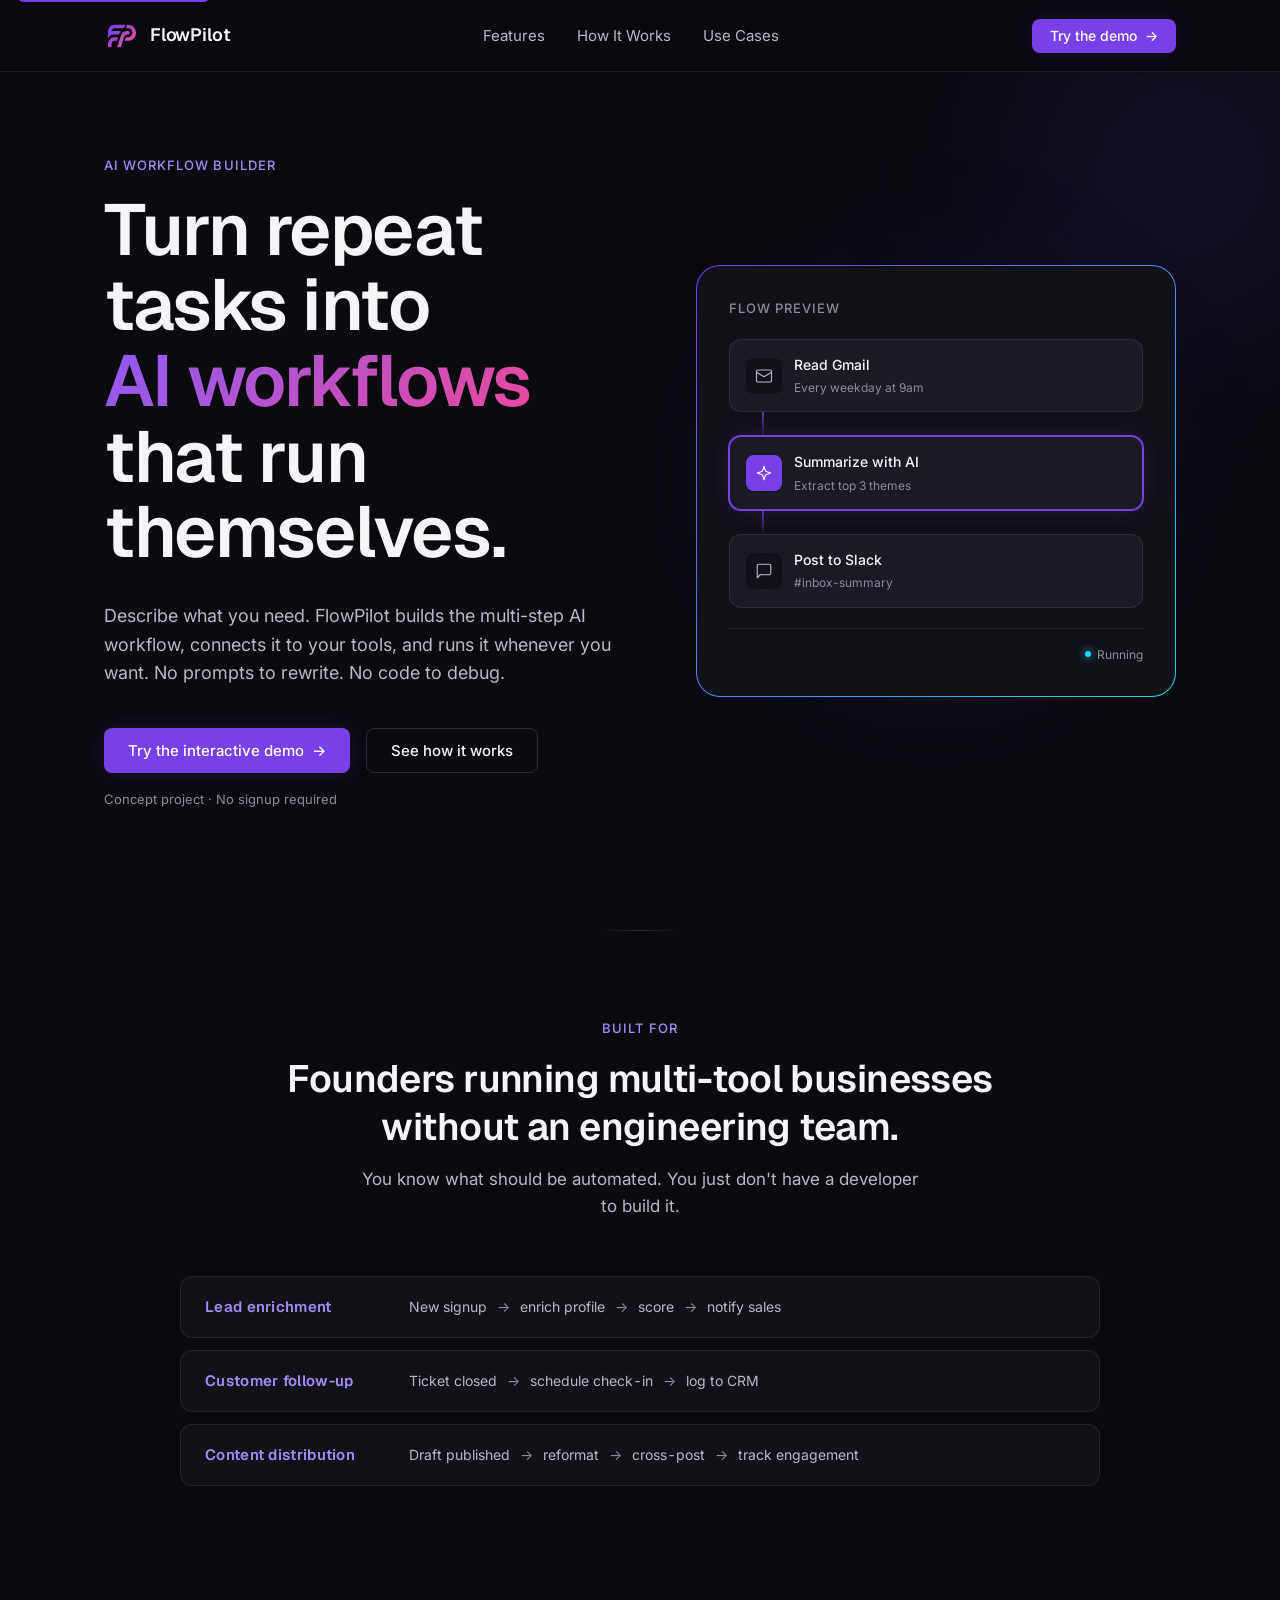
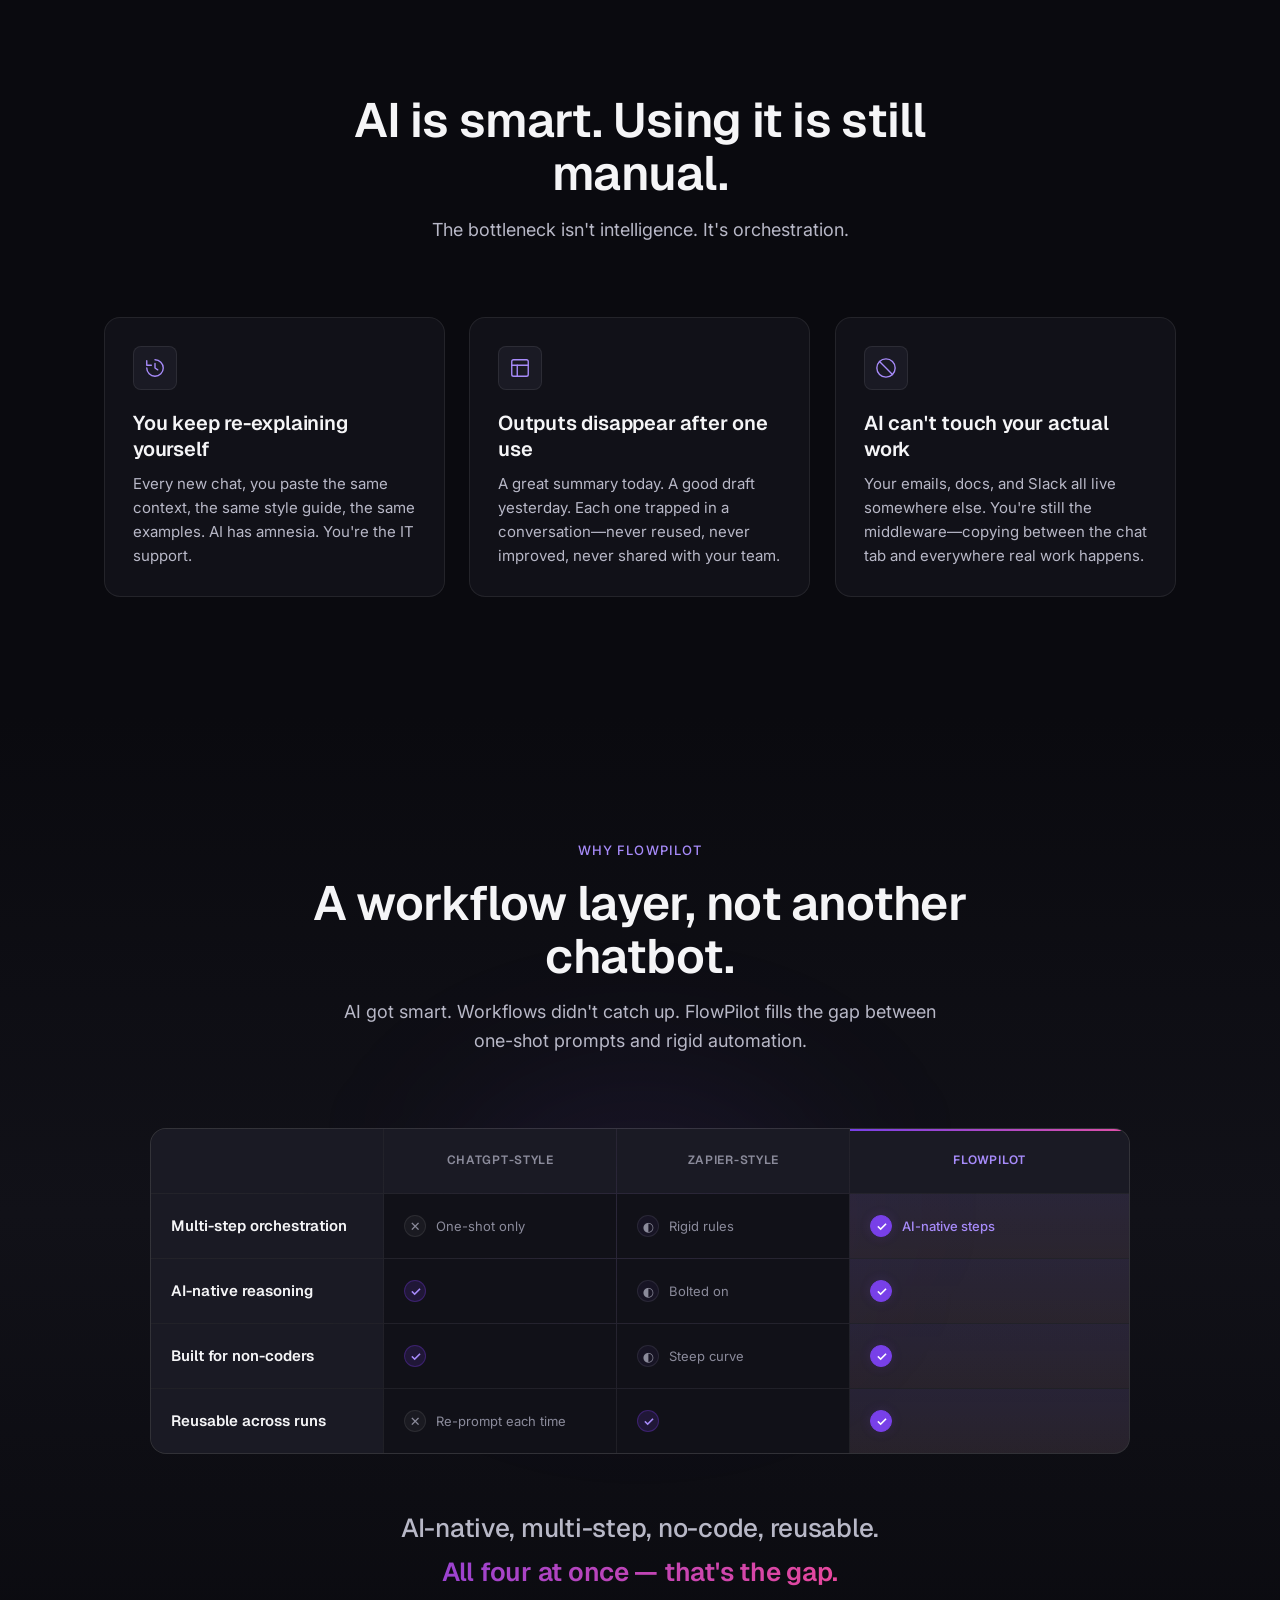
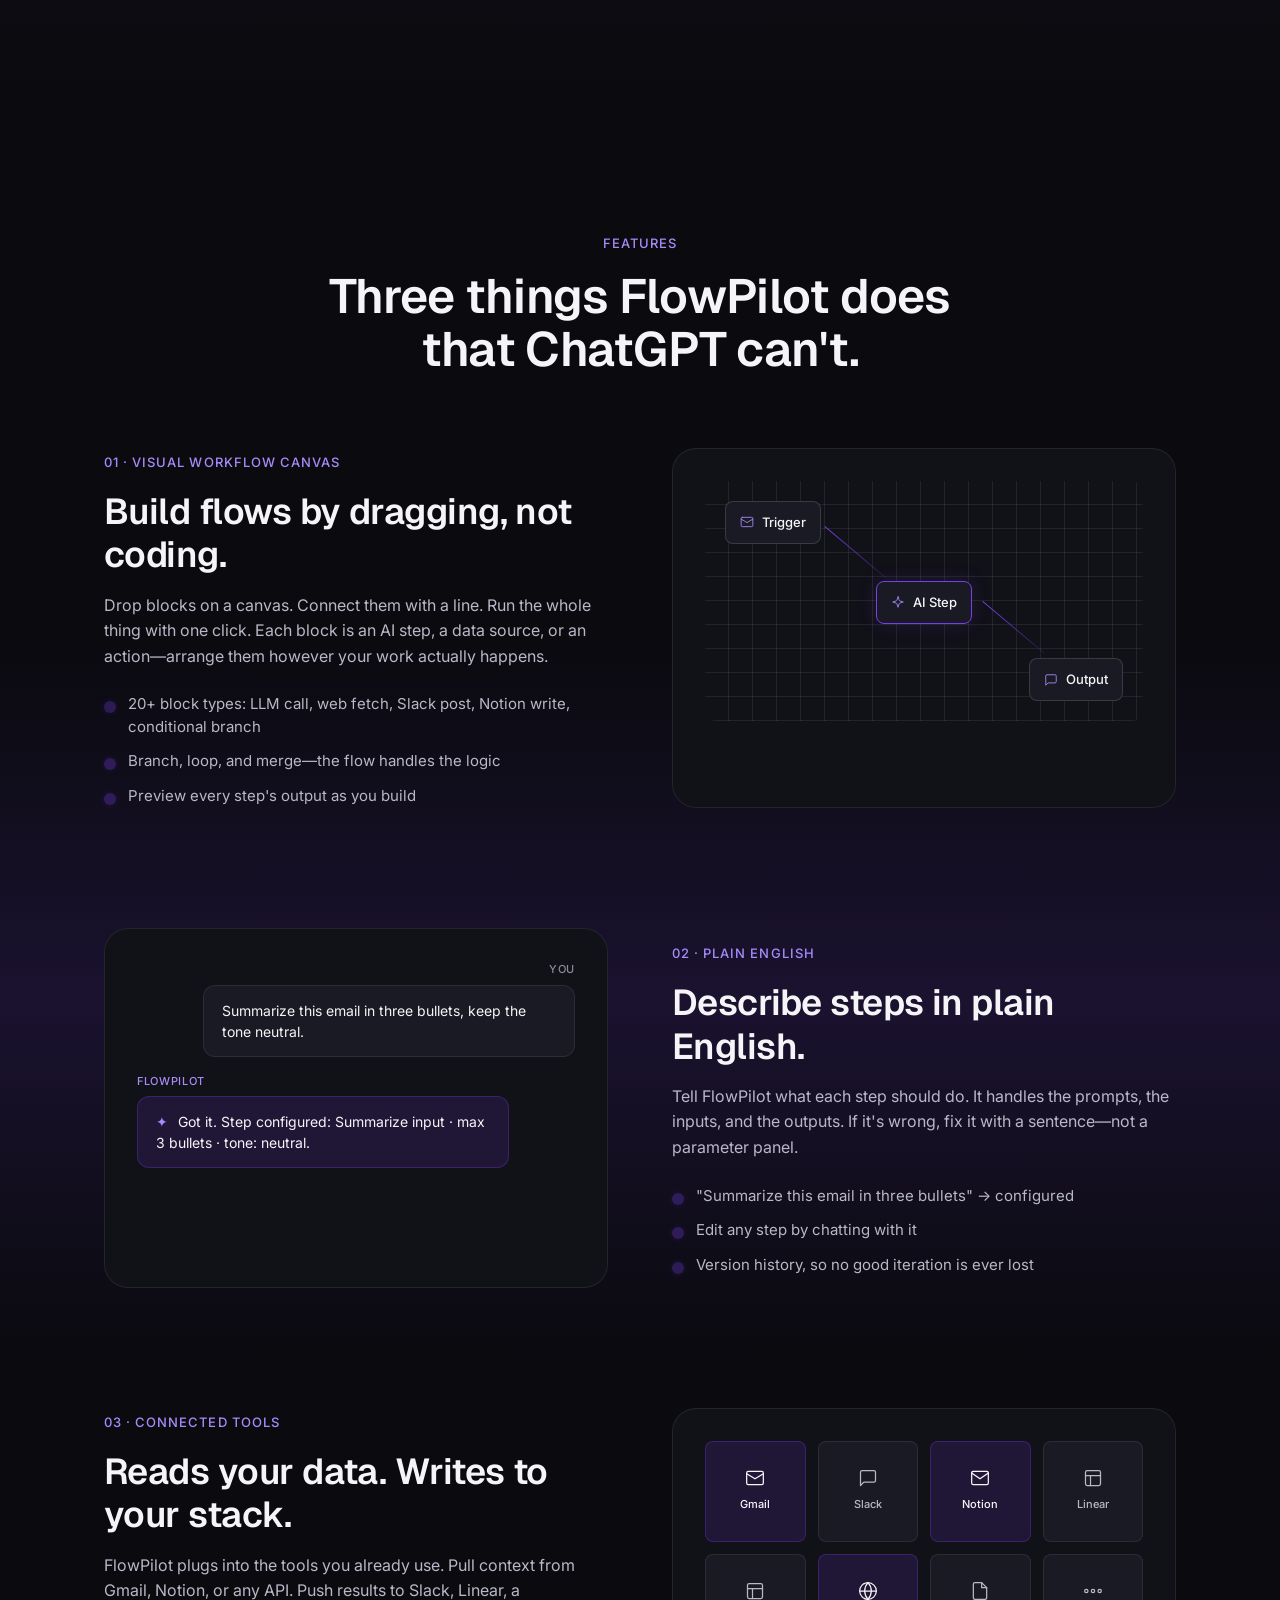
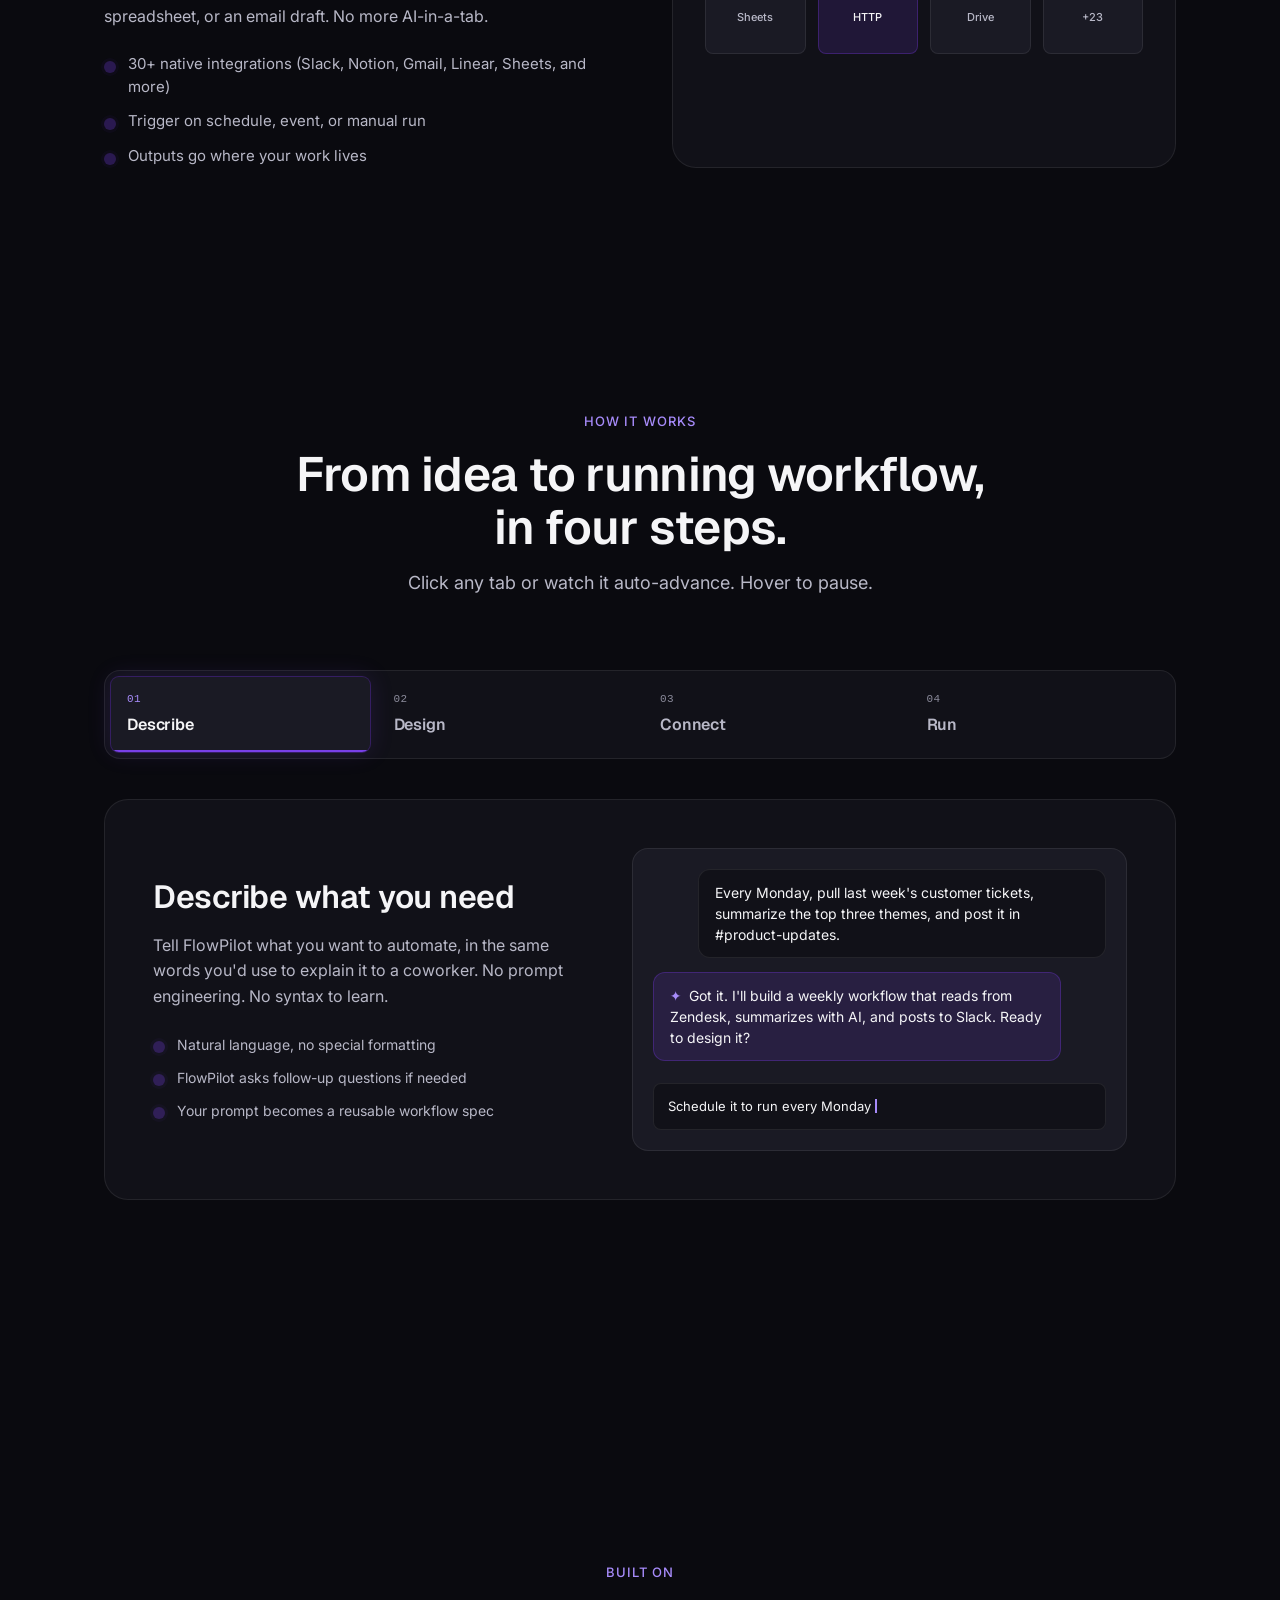
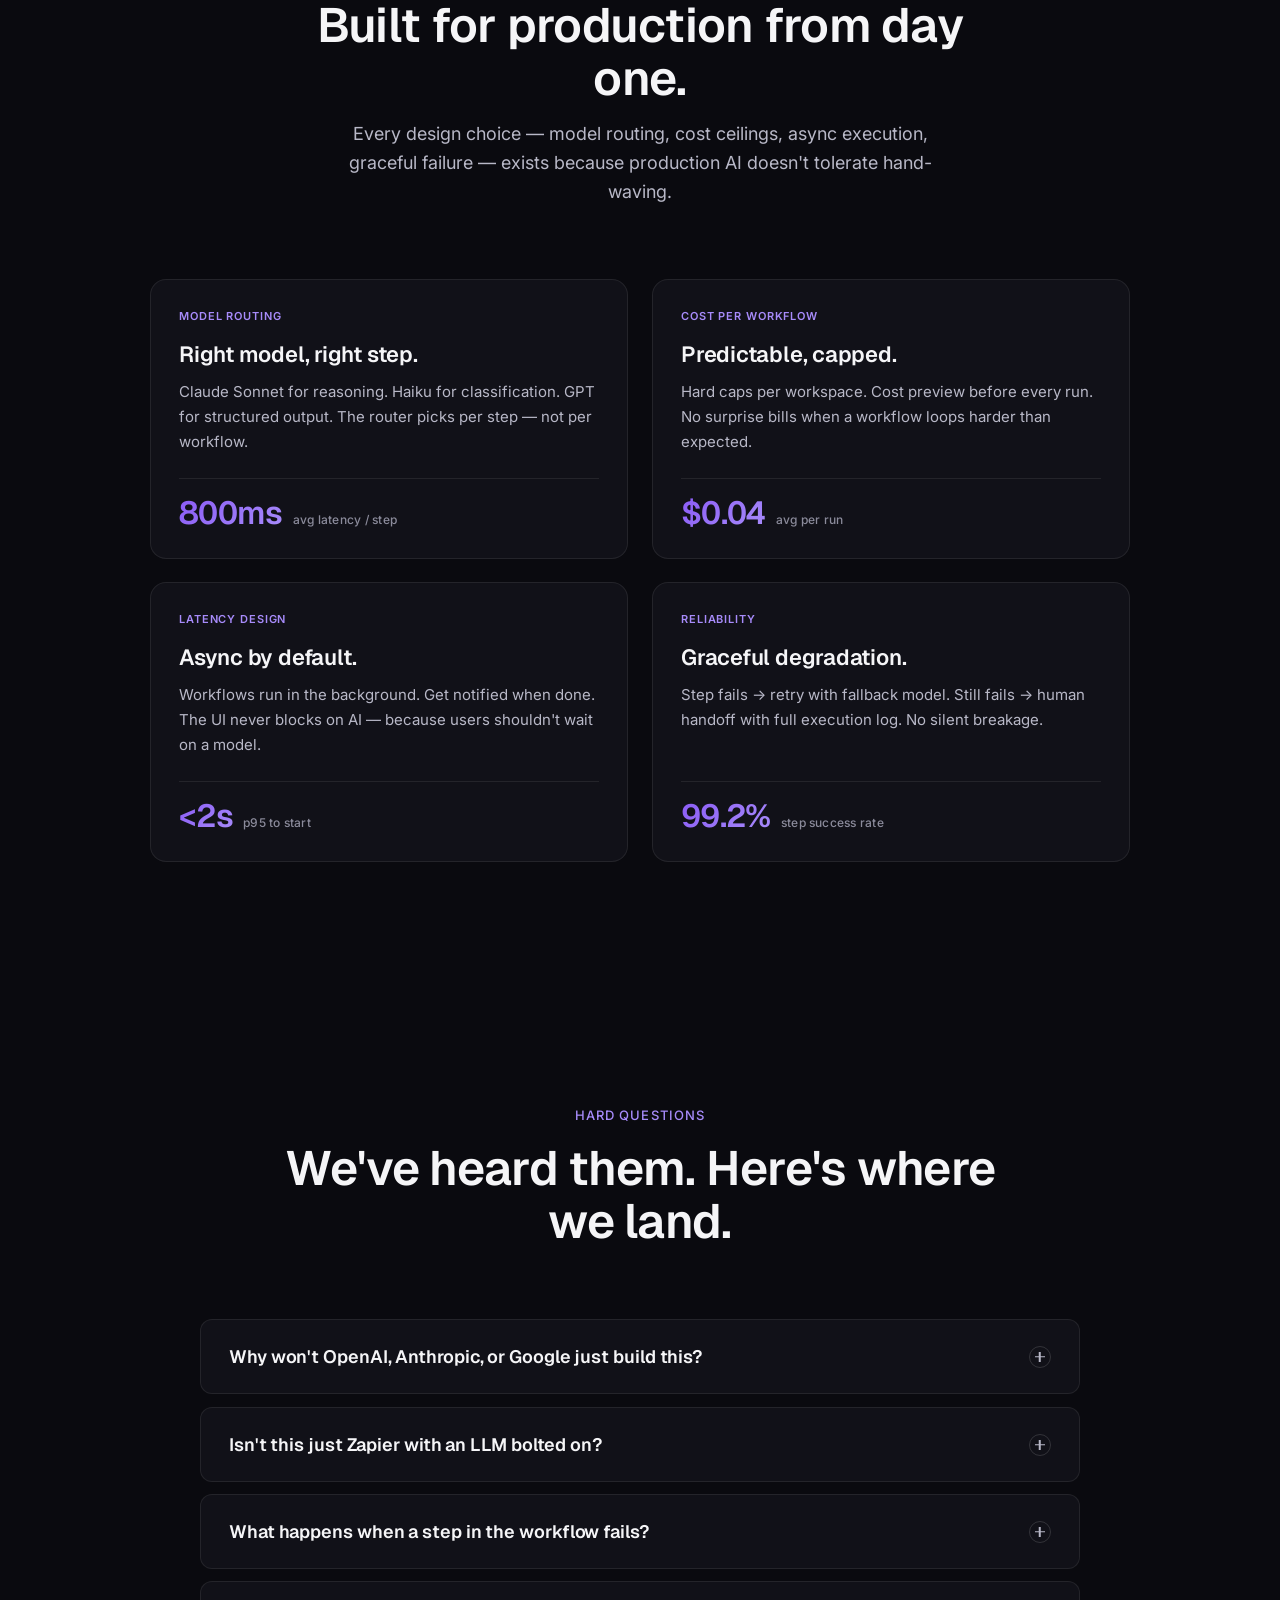
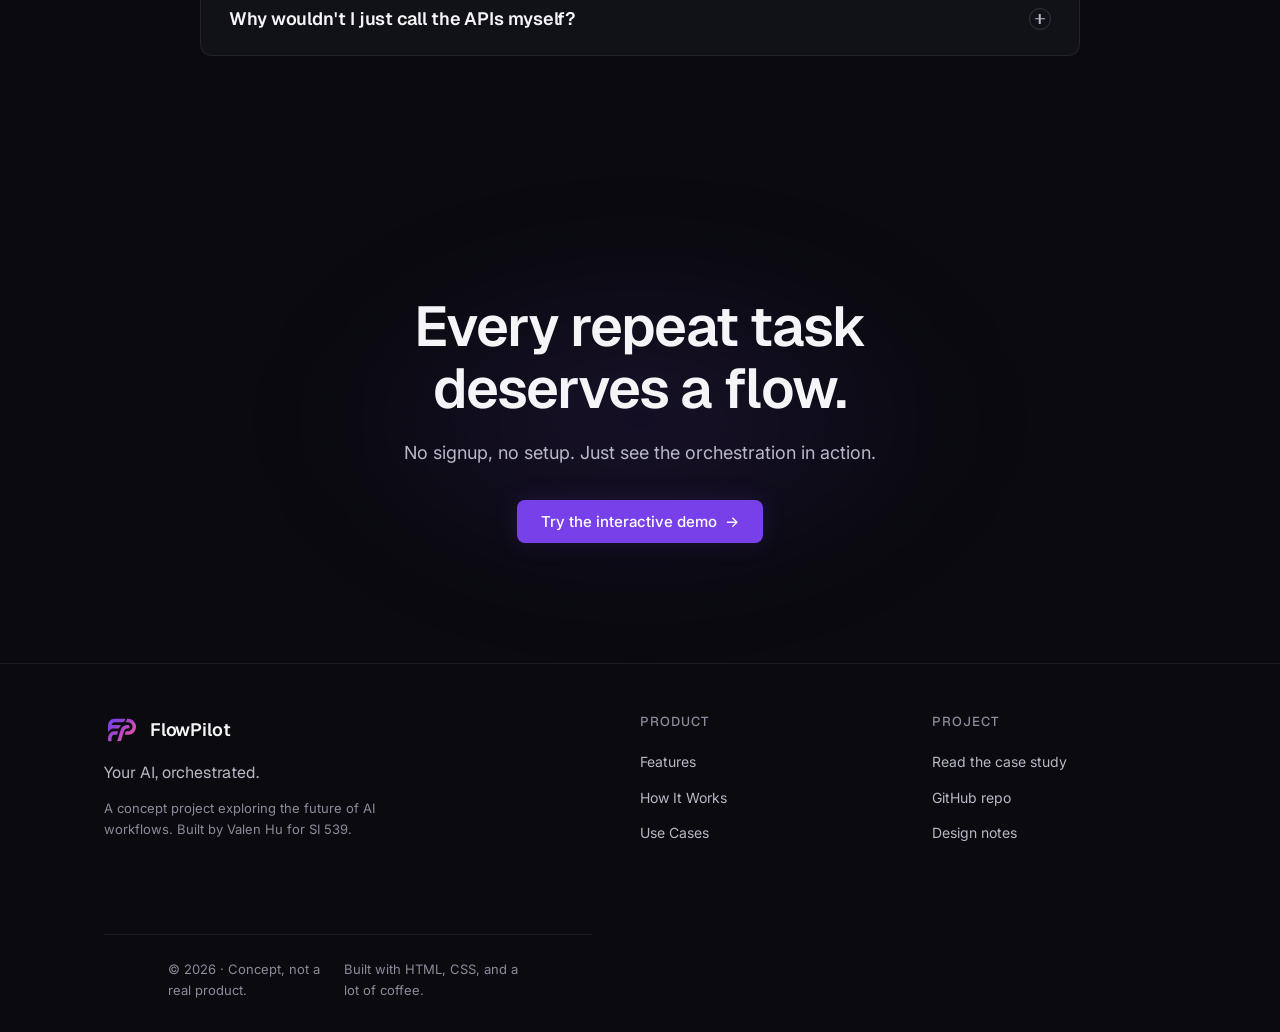
<file: index.html>
<!DOCTYPE html>
<html lang="en">
<head>
  <meta charset="UTF-8">
  <meta name="viewport" content="width=device-width, initial-scale=1.0">
  <meta name="description" content="FlowPilot lets non-technical users build multi-step AI workflows visually. A concept product showcase by Valen Hu for SI 539.">
  <meta name="theme-color" content="#0A0A0F">
  <title>FlowPilot — Your AI, orchestrated.</title>
  <!-- Favicons -->
  <link rel="icon" type="image/svg+xml" href="assets/flowpilot-gradient-transparent.svg">
  <link rel="icon" type="image/x-icon" href="assets/flowpilot-favicon.ico">
  <link rel="icon" type="image/png" sizes="32x32" href="assets/flowpilot-gradient-32.png">
  <link rel="icon" type="image/png" sizes="16x16" href="assets/flowpilot-gradient-16.png">
  <link rel="apple-touch-icon" sizes="180x180" href="assets/flowpilot-gradient-180.png">

<!-- Canonical URL -->
<link rel="canonical" href="https://app.flowpilot.valenhu.com/">

  <!-- Open Graph (social sharing) -->
  <meta property="og:type" content="website">
  <meta property="og:url" content="https://app.flowpilot.valenhu.com/">
  <meta property="og:title" content="FlowPilot — Turn repeat tasks into AI workflows that run themselves">
  <meta property="og:description" content="Describe what you need. FlowPilot builds the multi-step AI workflow, connects it to your tools, and runs it whenever you want. No prompts to rewrite, no code to debug.">
  <meta property="og:image" content="https://app.flowpilot.valenhu.com/assets/flowpilot-og-card-1200x630.png">
  <meta property="og:image:width" content="1200">
  <meta property="og:image:height" content="630">
  <meta property="og:image:alt" content="FlowPilot — Visual AI workflow orchestration">
  <meta property="og:site_name" content="FlowPilot">

  <!-- Twitter Card -->
  <meta name="twitter:card" content="summary_large_image">
  <meta name="twitter:url" content="https://app.flowpilot.valenhu.com/">
  <meta name="twitter:title" content="FlowPilot — Turn repeat tasks into AI workflows that run themselves">
  <meta name="twitter:description" content="Describe what you need. FlowPilot builds the multi-step AI workflow, connects it to your tools, and runs it whenever you want.">
  <meta name="twitter:image" content="https://app.flowpilot.valenhu.com/assets/flowpilot-og-card-1200x630.png">

  <!-- Fonts: Geist (display) + Inter (body) -->
  <link rel="preconnect" href="https://fonts.googleapis.com">
  <link rel="preconnect" href="https://fonts.gstatic.com" crossorigin>
  <link href="https://fonts.googleapis.com/css2?family=Geist:wght@400;500;600;700&family=Inter:wght@400;500;600&display=swap" rel="stylesheet">

  <!-- Styles -->
  <link rel="stylesheet" href="styles/variables.css">
  <link rel="stylesheet" href="styles/base.css">
  <link rel="stylesheet" href="styles/components.css">
  <link rel="stylesheet" href="styles/hiw.css">
  <link rel="stylesheet" href="styles/why-built.css">
</head>
<body>

  <!-- Skip to main content (keyboard accessibility) -->
  <a href="#main" class="skip-link">Skip to main content</a>

  <!-- ═══════════════════════════════════════════
       NAVIGATION
       ═══════════════════════════════════════════ -->
  <header class="site-nav">
    <div class="site-nav__inner">
        <a href="index.html" class="site-nav__brand" aria-label="FlowPilot home">
         <img src="assets/flowpilot-gradient-transparent.svg" alt="" class="site-nav__logo" aria-hidden="true">
         <span class="site-nav__wordmark">FlowPilot</span>
        </a>

      <nav class="site-nav__links" aria-label="Main navigation">
        <a href="#features">Features</a>
        <a href="#how-it-works">How It Works</a>
        <a href="use-cases.html">Use Cases</a>
      </nav>

      <div class="site-nav__cta">
        <a href="#how-it-works" class="btn btn--primary btn--sm">
          Try the demo <span aria-hidden="true">→</span>
        </a>
      </div>

      <button class="site-nav__hamburger" aria-label="Open menu" aria-expanded="false" aria-controls="mobile-menu" type="button">
        <span></span>
        <span></span>
        <span></span>
      </button>
    </div>
  </header>

  <!-- Mobile overlay menu (outside header so position:fixed references the viewport) -->
  <div class="mobile-menu" id="mobile-menu" hidden>
    <div class="mobile-menu__header">
      <button class="mobile-menu__close-top" type="button" aria-label="Close menu">
        <svg viewBox="0 0 24 24" fill="none" stroke="currentColor" stroke-width="1.5" stroke-linecap="round" stroke-linejoin="round" aria-hidden="true">
          <line x1="18" y1="6" x2="6" y2="18"/>
          <line x1="6" y1="6" x2="18" y2="18"/>
        </svg>
      </button>
    </div>
    <div class="mobile-menu__body">
      <nav aria-label="Mobile navigation">
        <a href="#features">Features</a>
        <a href="#how-it-works">How It Works</a>
        <a href="use-cases.html">Use Cases</a>
        <a href="#how-it-works" class="btn btn--primary">Try the demo →</a>
      </nav>
      <button class="mobile-menu__close" type="button" aria-label="Collapse menu">
        <svg viewBox="0 0 24 24" fill="none" stroke="currentColor" stroke-width="1.5" stroke-linecap="round" stroke-linejoin="round" aria-hidden="true">
          <polyline points="18 15 12 9 6 15"/>
        </svg>
        Collapse menu
      </button>
    </div>
  </div>

  <main id="main">

    <!-- ═══════════════════════════════════════════
         HERO
         ═══════════════════════════════════════════ -->
    <section class="hero">
      <div class="hero__inner">
        <div class="hero__content">
          <span class="eyebrow">AI Workflow Builder</span>
          <h1 class="hero__title">Turn repeat tasks into <em>AI workflows</em> that run themselves.</h1>
          <p class="hero__subhead">
            Describe what you need. FlowPilot builds the multi-step AI workflow, connects it to your tools, and runs it whenever you want. No prompts to rewrite. No code to debug.
          </p>
          <div class="hero__ctas">
            <a href="#how-it-works" class="btn btn--primary">
              Try the interactive demo <span aria-hidden="true">→</span>
            </a>
            <a href="#how-it-works" class="btn btn--secondary">See how it works</a>
          </div>
          <p class="hero__micro">Concept project · No signup required</p>
        </div>

        <!-- Workflow visual panel -->
        <div class="hero__visual">
          <div class="hero__glow" aria-hidden="true"></div>

          <div class="workflow-panel" role="img" aria-label="Example workflow: read Gmail, summarize with AI, post to Slack.">
            <span class="eyebrow">Flow Preview</span>

            <!-- Node 1: Gmail -->
            <div class="workflow-node">
              <div class="workflow-node__icon">
                <svg viewBox="0 0 24 24" fill="none" stroke="currentColor" stroke-width="1.5" stroke-linecap="round" stroke-linejoin="round" aria-hidden="true">
                  <rect x="2" y="4" width="20" height="16" rx="2"/>
                  <path d="m2 7 10 6 10-6"/>
                </svg>
              </div>
              <div class="workflow-node__text">
                <div class="workflow-node__title">Read Gmail</div>
                <div class="workflow-node__subtitle">Every weekday at 9am</div>
              </div>
            </div>

            <div class="workflow-line" aria-hidden="true"></div>

            <!-- Node 2: AI (featured) -->
            <div class="workflow-node workflow-node--featured">
              <div class="workflow-node__icon">
                <svg viewBox="0 0 24 24" fill="none" stroke="currentColor" stroke-width="1.5" stroke-linecap="round" stroke-linejoin="round" aria-hidden="true">
                  <path d="m12 3-1.9 5.8a2 2 0 0 1-1.3 1.3L3 12l5.8 1.9a2 2 0 0 1 1.3 1.3L12 21l1.9-5.8a2 2 0 0 1 1.3-1.3L21 12l-5.8-1.9a2 2 0 0 1-1.3-1.3Z"/>
                </svg>
              </div>
              <div class="workflow-node__text">
                <div class="workflow-node__title">Summarize with AI</div>
                <div class="workflow-node__subtitle">Extract top 3 themes</div>
              </div>
            </div>

            <div class="workflow-line" aria-hidden="true"></div>

            <!-- Node 3: Slack -->
            <div class="workflow-node">
              <div class="workflow-node__icon">
                <svg viewBox="0 0 24 24" fill="none" stroke="currentColor" stroke-width="1.5" stroke-linecap="round" stroke-linejoin="round" aria-hidden="true">
                  <path d="M21 15a2 2 0 0 1-2 2H7l-4 4V5a2 2 0 0 1 2-2h14a2 2 0 0 1 2 2z"/>
                </svg>
              </div>
              <div class="workflow-node__text">
                <div class="workflow-node__title">Post to Slack</div>
                <div class="workflow-node__subtitle">#inbox-summary</div>
              </div>
            </div>

            <div class="workflow-status">
              <span class="workflow-status__dot" aria-hidden="true"></span>
              <span>Running</span>
            </div>
          </div>
        </div>
      </div>
    </section>

    <!-- ═══════════════════════════════════════════
         BUILT FOR (B-1)
         ═══════════════════════════════════════════ -->
    <section class="built-for">
      <div class="section-container">
        <span class="eyebrow reveal">Built for</span>
        <h2 class="built-for__statement reveal">
          Founders running multi-tool businesses without an engineering team.
        </h2>
        <p class="built-for__sub reveal">
          You know what should be automated. You just don't have a developer to build it.
        </p>

        <ul class="built-for__scenarios">
          <li class="scenario reveal">
            <span class="scenario__label">Lead enrichment</span>
            <span class="scenario__flow">
              <span class="scenario__step">New signup</span>
              <span class="scenario__arrow" aria-hidden="true">→</span>
              <span class="scenario__step">enrich profile</span>
              <span class="scenario__arrow" aria-hidden="true">→</span>
              <span class="scenario__step">score</span>
              <span class="scenario__arrow" aria-hidden="true">→</span>
              <span class="scenario__step">notify sales</span>
            </span>
          </li>
          <li class="scenario reveal">
            <span class="scenario__label">Customer follow-up</span>
            <span class="scenario__flow">
              <span class="scenario__step">Ticket closed</span>
              <span class="scenario__arrow" aria-hidden="true">→</span>
              <span class="scenario__step">schedule check-in</span>
              <span class="scenario__arrow" aria-hidden="true">→</span>
              <span class="scenario__step">log to CRM</span>
            </span>
          </li>
          <li class="scenario reveal">
            <span class="scenario__label">Content distribution</span>
            <span class="scenario__flow">
              <span class="scenario__step">Draft published</span>
              <span class="scenario__arrow" aria-hidden="true">→</span>
              <span class="scenario__step">reformat</span>
              <span class="scenario__arrow" aria-hidden="true">→</span>
              <span class="scenario__step">cross-post</span>
              <span class="scenario__arrow" aria-hidden="true">→</span>
              <span class="scenario__step">track engagement</span>
            </span>
          </li>
        </ul>
      </div>
    </section>

    <!-- ═══════════════════════════════════════════
         PAIN POINTS
         ═══════════════════════════════════════════ -->
    <section class="pain-points">
      <div class="section-container">
        <header class="section-header reveal">
          <h2 class="section-title">AI is smart. Using it is still manual.</h2>
          <p class="section-subhead">The bottleneck isn't intelligence. It's orchestration.</p>
        </header>

        <div class="card-grid">
          <!-- Card 1 -->
          <article class="card reveal" data-reveal-delay="0">
            <div class="card__icon" aria-hidden="true">
              <svg viewBox="0 0 24 24" fill="none" stroke="currentColor" stroke-width="1.5" stroke-linecap="round" stroke-linejoin="round">
                <path d="M3 12a9 9 0 1 0 9-9"/>
                <path d="M3 4v5h5"/>
                <path d="M12 7v5l3 2"/>
              </svg>
            </div>
            <h3 class="card__title">You keep re-explaining yourself</h3>
            <p class="card__body">
              Every new chat, you paste the same context, the same style guide, the same examples. AI has amnesia. You're the IT support.
            </p>
          </article>

          <!-- Card 2 -->
          <article class="card reveal" data-reveal-delay="80">
            <div class="card__icon" aria-hidden="true">
              <svg viewBox="0 0 24 24" fill="none" stroke="currentColor" stroke-width="1.5" stroke-linecap="round" stroke-linejoin="round">
                <rect x="3" y="3" width="18" height="18" rx="2"/>
                <path d="M3 9h18"/>
                <path d="M9 21V9"/>
              </svg>
            </div>
            <h3 class="card__title">Outputs disappear after one use</h3>
            <p class="card__body">
              A great summary today. A good draft yesterday. Each one trapped in a conversation—never reused, never improved, never shared with your team.
            </p>
          </article>

          <!-- Card 3 -->
          <article class="card reveal" data-reveal-delay="160">
            <div class="card__icon" aria-hidden="true">
              <svg viewBox="0 0 24 24" fill="none" stroke="currentColor" stroke-width="1.5" stroke-linecap="round" stroke-linejoin="round">
                <circle cx="12" cy="12" r="10"/>
                <line x1="4.93" y1="4.93" x2="19.07" y2="19.07"/>
              </svg>
            </div>
            <h3 class="card__title">AI can't touch your actual work</h3>
            <p class="card__body">
              Your emails, docs, and Slack all live somewhere else. You're still the middleware—copying between the chat tab and everywhere real work happens.
            </p>
          </article>
        </div>
      </div>
    </section>

    <!-- ═══════════════════════════════════════════
         WHY FLOWPILOT (A-1)
         ═══════════════════════════════════════════ -->
    <section class="why-flowpilot section-padding" id="why-flowpilot">
      <div class="section-container">
        <header class="section-header reveal">
          <span class="eyebrow">Why FlowPilot</span>
          <h2 class="section-title">A workflow layer, not another chatbot.</h2>
          <p class="section-subhead">
            AI got smart. Workflows didn't catch up. FlowPilot fills the gap between one-shot prompts and rigid automation.
          </p>
        </header>

        <div class="comparison reveal">
          <div class="comparison__row comparison__row--head">
            <div class="comparison__cell comparison__cell--label" aria-hidden="true"></div>
            <div class="comparison__cell">ChatGPT-style</div>
            <div class="comparison__cell">Zapier-style</div>
            <div class="comparison__cell comparison__cell--ours">FlowPilot</div>
          </div>

          <div class="comparison__row">
            <div class="comparison__cell comparison__cell--label">Multi-step orchestration</div>
            <div class="comparison__cell" data-state="no">
              <span class="comparison__icon" aria-label="No">✕</span>
              <span class="comparison__note">One-shot only</span>
            </div>
            <div class="comparison__cell" data-state="partial">
              <span class="comparison__icon" aria-label="Partial">◐</span>
              <span class="comparison__note">Rigid rules</span>
            </div>
            <div class="comparison__cell comparison__cell--ours" data-state="yes">
              <span class="comparison__icon" aria-label="Yes">✓</span>
              <span class="comparison__note">AI-native steps</span>
            </div>
          </div>

          <div class="comparison__row">
            <div class="comparison__cell comparison__cell--label">AI-native reasoning</div>
            <div class="comparison__cell" data-state="yes">
              <span class="comparison__icon" aria-label="Yes">✓</span>
            </div>
            <div class="comparison__cell" data-state="partial">
              <span class="comparison__icon" aria-label="Partial">◐</span>
              <span class="comparison__note">Bolted on</span>
            </div>
            <div class="comparison__cell comparison__cell--ours" data-state="yes">
              <span class="comparison__icon" aria-label="Yes">✓</span>
            </div>
          </div>

          <div class="comparison__row">
            <div class="comparison__cell comparison__cell--label">Built for non-coders</div>
            <div class="comparison__cell" data-state="yes">
              <span class="comparison__icon" aria-label="Yes">✓</span>
            </div>
            <div class="comparison__cell" data-state="partial">
              <span class="comparison__icon" aria-label="Partial">◐</span>
              <span class="comparison__note">Steep curve</span>
            </div>
            <div class="comparison__cell comparison__cell--ours" data-state="yes">
              <span class="comparison__icon" aria-label="Yes">✓</span>
            </div>
          </div>

          <div class="comparison__row">
            <div class="comparison__cell comparison__cell--label">Reusable across runs</div>
            <div class="comparison__cell" data-state="no">
              <span class="comparison__icon" aria-label="No">✕</span>
              <span class="comparison__note">Re-prompt each time</span>
            </div>
            <div class="comparison__cell" data-state="yes">
              <span class="comparison__icon" aria-label="Yes">✓</span>
            </div>
            <div class="comparison__cell comparison__cell--ours" data-state="yes">
              <span class="comparison__icon" aria-label="Yes">✓</span>
            </div>
          </div>
        </div>

        <p class="why-flowpilot__pull reveal">
          AI-native, multi-step, no-code, reusable.
          <span class="why-flowpilot__pull-accent">All four at once — that's the gap.</span>
        </p>
      </div>
    </section>

    <!-- ═══════════════════════════════════════════
         FEATURES
         ═══════════════════════════════════════════ -->
    <section class="features" id="features">
      <div class="section-container">
        <header class="section-header reveal">
          <span class="eyebrow">Features</span>
          <h2 class="section-title">Three things FlowPilot does that ChatGPT can't.</h2>
        </header>

        <div class="feature-list">

          <!-- Feature 1: Visual canvas -->
          <article class="feature reveal" data-reveal-delay="0">
            <div class="feature__content">
              <span class="eyebrow">01 · Visual workflow canvas</span>
              <h3 class="feature__title" style="margin-top: 16px;">Build flows by dragging, not coding.</h3>
              <p class="feature__body">
                Drop blocks on a canvas. Connect them with a line. Run the whole thing with one click. Each block is an AI step, a data source, or an action—arrange them however your work actually happens.
              </p>
              <ul class="feature__list">
                <li>20+ block types: LLM call, web fetch, Slack post, Notion write, conditional branch</li>
                <li>Branch, loop, and merge—the flow handles the logic</li>
                <li>Preview every step's output as you build</li>
              </ul>
            </div>

            <div class="feature__visual">
              <div class="visual-canvas" aria-hidden="true">
                <div class="canvas-block canvas-block--1">
                  <svg viewBox="0 0 24 24" fill="none" stroke="currentColor" stroke-width="1.5" stroke-linecap="round" stroke-linejoin="round">
                    <rect x="2" y="4" width="20" height="16" rx="2"/>
                    <path d="m2 7 10 6 10-6"/>
                  </svg>
                  Trigger
                </div>
                <div class="canvas-line canvas-line--1"></div>
                <div class="canvas-block canvas-block--2">
                  <svg viewBox="0 0 24 24" fill="none" stroke="currentColor" stroke-width="1.5" stroke-linecap="round" stroke-linejoin="round">
                    <path d="m12 3-1.9 5.8a2 2 0 0 1-1.3 1.3L3 12l5.8 1.9a2 2 0 0 1 1.3 1.3L12 21l1.9-5.8a2 2 0 0 1 1.3-1.3L21 12l-5.8-1.9a2 2 0 0 1-1.3-1.3Z"/>
                  </svg>
                  AI Step
                </div>
                <div class="canvas-line canvas-line--2"></div>
                <div class="canvas-block canvas-block--3">
                  <svg viewBox="0 0 24 24" fill="none" stroke="currentColor" stroke-width="1.5" stroke-linecap="round" stroke-linejoin="round">
                    <path d="M21 15a2 2 0 0 1-2 2H7l-4 4V5a2 2 0 0 1 2-2h14a2 2 0 0 1 2 2z"/>
                  </svg>
                  Output
                </div>
              </div>
            </div>
          </article>

          <!-- Feature 2: Natural language (reverse) -->
          <article class="feature feature--reverse reveal" data-reveal-delay="0">
            <div class="feature__content">
              <span class="eyebrow">02 · Plain English</span>
              <h3 class="feature__title" style="margin-top: 16px;">Describe steps in plain English.</h3>
              <p class="feature__body">
                Tell FlowPilot what each step should do. It handles the prompts, the inputs, and the outputs. If it's wrong, fix it with a sentence—not a parameter panel.
              </p>
              <ul class="feature__list">
                <li>"Summarize this email in three bullets" → configured</li>
                <li>Edit any step by chatting with it</li>
                <li>Version history, so no good iteration is ever lost</li>
              </ul>
            </div>

            <div class="feature__visual">
              <div class="visual-chat" aria-hidden="true">
                <span class="chat-label chat-label--user">You</span>
                <div class="chat-bubble chat-bubble--user">
                  Summarize this email in three bullets, keep the tone neutral.
                </div>
                <span class="chat-label chat-label--ai">FlowPilot</span>
                <div class="chat-bubble chat-bubble--ai">
                  Got it. Step configured: Summarize input · max 3 bullets · tone: neutral.
                </div>
              </div>
            </div>
          </article>

          <!-- Feature 3: Integrations -->
          <article class="feature reveal" data-reveal-delay="0">
            <div class="feature__content">
              <span class="eyebrow">03 · Connected tools</span>
              <h3 class="feature__title" style="margin-top: 16px;">Reads your data. Writes to your stack.</h3>
              <p class="feature__body">
                FlowPilot plugs into the tools you already use. Pull context from Gmail, Notion, or any API. Push results to Slack, Linear, a spreadsheet, or an email draft. No more AI-in-a-tab.
              </p>
              <ul class="feature__list">
                <li>30+ native integrations (Slack, Notion, Gmail, Linear, Sheets, and more)</li>
                <li>Trigger on schedule, event, or manual run</li>
                <li>Outputs go where your work lives</li>
              </ul>
            </div>

            <div class="feature__visual">
              <div class="integration-grid" aria-hidden="true">
                <div class="integration-tile integration-tile--highlight">
                  <div class="integration-tile-inner">
                    <svg viewBox="0 0 24 24" fill="none" stroke="currentColor" stroke-width="1.5" stroke-linecap="round" stroke-linejoin="round">
                      <rect x="2" y="4" width="20" height="16" rx="2"/>
                      <path d="m2 7 10 6 10-6"/>
                    </svg>
                    Gmail
                  </div>
                </div>
                <div class="integration-tile">
                  <div class="integration-tile-inner">
                    <svg viewBox="0 0 24 24" fill="none" stroke="currentColor" stroke-width="1.5" stroke-linecap="round" stroke-linejoin="round">
                      <path d="M21 15a2 2 0 0 1-2 2H7l-4 4V5a2 2 0 0 1 2-2h14a2 2 0 0 1 2 2z"/>
                    </svg>
                    Slack
                  </div>
                </div>
                <div class="integration-tile integration-tile--highlight">
                  <div class="integration-tile-inner">
                    <svg viewBox="0 0 24 24" fill="none" stroke="currentColor" stroke-width="1.5" stroke-linecap="round" stroke-linejoin="round">
                      <path d="M4 4h16c1.1 0 2 .9 2 2v12c0 1.1-.9 2-2 2H4c-1.1 0-2-.9-2-2V6c0-1.1.9-2 2-2z"/>
                      <polyline points="22,6 12,13 2,6"/>
                    </svg>
                    Notion
                  </div>
                </div>
                <div class="integration-tile">
                  <div class="integration-tile-inner">
                    <svg viewBox="0 0 24 24" fill="none" stroke="currentColor" stroke-width="1.5" stroke-linecap="round" stroke-linejoin="round">
                      <rect x="3" y="3" width="18" height="18" rx="2"/>
                      <path d="M3 9h18"/>
                      <path d="M9 21V9"/>
                    </svg>
                    Linear
                  </div>
                </div>
                <div class="integration-tile">
                  <div class="integration-tile-inner">
                    <svg viewBox="0 0 24 24" fill="none" stroke="currentColor" stroke-width="1.5" stroke-linecap="round" stroke-linejoin="round">
                      <rect x="3" y="3" width="18" height="18" rx="2"/>
                      <line x1="3" y1="9" x2="21" y2="9"/>
                      <line x1="9" y1="21" x2="9" y2="9"/>
                    </svg>
                    Sheets
                  </div>
                </div>
                <div class="integration-tile integration-tile--highlight">
                  <div class="integration-tile-inner">
                    <svg viewBox="0 0 24 24" fill="none" stroke="currentColor" stroke-width="1.5" stroke-linecap="round" stroke-linejoin="round">
                      <circle cx="12" cy="12" r="10"/>
                      <line x1="2" y1="12" x2="22" y2="12"/>
                      <path d="M12 2a15.3 15.3 0 0 1 4 10 15.3 15.3 0 0 1-4 10 15.3 15.3 0 0 1-4-10 15.3 15.3 0 0 1 4-10z"/>
                    </svg>
                    HTTP
                  </div>
                </div>
                <div class="integration-tile">
                  <div class="integration-tile-inner">
                    <svg viewBox="0 0 24 24" fill="none" stroke="currentColor" stroke-width="1.5" stroke-linecap="round" stroke-linejoin="round">
                      <path d="M14 2H6a2 2 0 0 0-2 2v16a2 2 0 0 0 2 2h12a2 2 0 0 0 2-2V8z"/>
                      <polyline points="14 2 14 8 20 8"/>
                    </svg>
                    Drive
                  </div>
                </div>
                <div class="integration-tile">
                  <div class="integration-tile-inner">
                    <svg viewBox="0 0 24 24" fill="none" stroke="currentColor" stroke-width="1.5" stroke-linecap="round" stroke-linejoin="round">
                      <circle cx="12" cy="12" r="2"/>
                      <circle cx="4" cy="12" r="2"/>
                      <circle cx="20" cy="12" r="2"/>
                    </svg>
                    +23
                  </div>
                </div>
              </div>
            </div>
          </article>

        </div>
      </div>
    </section>

    <!-- ═══════════════════════════════════════════
         HOW IT WORKS (interactive — horizontal tabs)
         ═══════════════════════════════════════════ -->
    <section class="how-it-works" id="how-it-works">
      <div class="section-container">
        <header class="section-header reveal">
          <span class="eyebrow">How It Works</span>
          <h2 class="section-title">From idea to running workflow, in four steps.</h2>
          <p class="section-subhead">Click any tab or watch it auto-advance. Hover to pause.</p>
        </header>

        <div class="hiw" data-autoplay="5000">
          <!-- Tab strip -->
          <div class="hiw__tabs" role="tablist" aria-label="How FlowPilot works">
            <button class="hiw__tab hiw__tab--active" role="tab" aria-selected="true" aria-controls="hiw-panel-1" id="hiw-tab-1" data-index="0" type="button">
              <span class="hiw__tab-num">01</span>
              <span class="hiw__tab-label">Describe</span>
              <span class="hiw__tab-progress" aria-hidden="true"></span>
            </button>
            <button class="hiw__tab" role="tab" aria-selected="false" aria-controls="hiw-panel-2" id="hiw-tab-2" data-index="1" tabindex="-1" type="button">
              <span class="hiw__tab-num">02</span>
              <span class="hiw__tab-label">Design</span>
              <span class="hiw__tab-progress" aria-hidden="true"></span>
            </button>
            <button class="hiw__tab" role="tab" aria-selected="false" aria-controls="hiw-panel-3" id="hiw-tab-3" data-index="2" tabindex="-1" type="button">
              <span class="hiw__tab-num">03</span>
              <span class="hiw__tab-label">Connect</span>
              <span class="hiw__tab-progress" aria-hidden="true"></span>
            </button>
            <button class="hiw__tab" role="tab" aria-selected="false" aria-controls="hiw-panel-4" id="hiw-tab-4" data-index="3" tabindex="-1" type="button">
              <span class="hiw__tab-num">04</span>
              <span class="hiw__tab-label">Run</span>
              <span class="hiw__tab-progress" aria-hidden="true"></span>
            </button>
          </div>

          <!-- Panels -->
          <div class="hiw__panels">

            <!-- Panel 1: Describe -->
            <div class="hiw__panel hiw__panel--active" role="tabpanel" id="hiw-panel-1" aria-labelledby="hiw-tab-1">
              <div class="hiw__panel-content">
                <div class="hiw__text">
                  <h3 class="hiw__title">Describe what you need</h3>
                  <p class="hiw__body">
                    Tell FlowPilot what you want to automate, in the same words you'd use to explain it to a coworker. No prompt engineering. No syntax to learn.
                  </p>
                  <ul class="hiw__points">
                    <li>Natural language, no special formatting</li>
                    <li>FlowPilot asks follow-up questions if needed</li>
                    <li>Your prompt becomes a reusable workflow spec</li>
                  </ul>
                </div>
                <div class="hiw__mockup">
                  <!-- Chat mockup -->
                  <div class="hiw-chat" aria-hidden="true">
                    <div class="hiw-chat__bubble hiw-chat__bubble--user">
                      Every Monday, pull last week's customer tickets, summarize the top three themes, and post it in #product-updates.
                    </div>
                    <div class="hiw-chat__typing">
                      <span class="hiw-chat__typing-dot"></span>
                      <span class="hiw-chat__typing-dot"></span>
                      <span class="hiw-chat__typing-dot"></span>
                    </div>
                    <div class="hiw-chat__bubble hiw-chat__bubble--ai">
                      <span class="hiw-chat__star">✦</span>
                      Got it. I'll build a weekly workflow that reads from Zendesk, summarizes with AI, and posts to Slack. Ready to design it?
                    </div>
                    <div class="hiw-chat__input">
                      <span class="hiw-chat__typed">Schedule it to run every Monday</span>
                      <span class="hiw-chat__placeholder">Type your next instruction...</span>
                      <span class="hiw-chat__cursor"></span>
                    </div>
                  </div>
                </div>
              </div>
            </div>

            <!-- Panel 2: Design -->
            <div class="hiw__panel" role="tabpanel" id="hiw-panel-2" aria-labelledby="hiw-tab-2" hidden>
              <div class="hiw__panel-content">
                <div class="hiw__text">
                  <h3 class="hiw__title">Design the flow</h3>
                  <p class="hiw__body">
                    FlowPilot drafts a workflow for you. Visual. Editable. Transparent. See every step. Tweak the prompt. Swap a tool. Add a branch.
                  </p>
                  <ul class="hiw__points">
                    <li>Drag, drop, and connect steps visually</li>
                    <li>Preview every step's output as you build</li>
                    <li>Add conditions and branches without code</li>
                  </ul>
                </div>
                <div class="hiw__mockup">
                  <!-- Canvas mockup (reused workflow panel style) -->
                  <div class="hiw-canvas" aria-hidden="true">
                    <span class="hiw-canvas__label">Flow Preview</span>

                    <div class="workflow-node">
                      <div class="workflow-node__icon">
                        <svg viewBox="0 0 24 24" fill="none" stroke="currentColor" stroke-width="1.5" stroke-linecap="round" stroke-linejoin="round">
                          <rect x="2" y="4" width="20" height="16" rx="2"/>
                          <path d="m2 7 10 6 10-6"/>
                        </svg>
                      </div>
                      <div class="workflow-node__text">
                        <div class="workflow-node__title">Read Zendesk</div>
                        <div class="workflow-node__subtitle">Last 7 days of tickets</div>
                      </div>
                    </div>

                    <div class="workflow-line"></div>

                    <div class="workflow-node workflow-node--featured">
                      <div class="workflow-node__icon">
                        <svg viewBox="0 0 24 24" fill="none" stroke="currentColor" stroke-width="1.5" stroke-linecap="round" stroke-linejoin="round">
                          <path d="m12 3-1.9 5.8a2 2 0 0 1-1.3 1.3L3 12l5.8 1.9a2 2 0 0 1 1.3 1.3L12 21l1.9-5.8a2 2 0 0 1 1.3-1.3L21 12l-5.8-1.9a2 2 0 0 1-1.3-1.3Z"/>
                        </svg>
                      </div>
                      <div class="workflow-node__text">
                        <div class="workflow-node__title">Summarize themes</div>
                        <div class="workflow-node__subtitle">Top 3, with volume counts</div>
                      </div>
                    </div>

                    <div class="workflow-line"></div>

                    <div class="workflow-node">
                      <div class="workflow-node__icon">
                        <svg viewBox="0 0 24 24" fill="none" stroke="currentColor" stroke-width="1.5" stroke-linecap="round" stroke-linejoin="round">
                          <path d="M21 15a2 2 0 0 1-2 2H7l-4 4V5a2 2 0 0 1 2-2h14a2 2 0 0 1 2 2z"/>
                        </svg>
                      </div>
                      <div class="workflow-node__text">
                        <div class="workflow-node__title">Post to Slack</div>
                        <div class="workflow-node__subtitle">#product-updates</div>
                      </div>
                    </div>
                  </div>
                </div>
              </div>
            </div>

            <!-- Panel 3: Connect -->
            <div class="hiw__panel" role="tabpanel" id="hiw-panel-3" aria-labelledby="hiw-tab-3" hidden>
              <div class="hiw__panel-content">
                <div class="hiw__text">
                  <h3 class="hiw__title">Connect your tools</h3>
                  <p class="hiw__body">
                    Plug in the apps the flow needs. Authorize once, reuse forever. FlowPilot handles the API plumbing so you never touch a docs page.
                  </p>
                  <ul class="hiw__points">
                    <li>30+ native integrations, one-click auth</li>
                    <li>Shared across your workflows — connect once</li>
                    <li>Or bring any HTTP endpoint via API block</li>
                  </ul>
                </div>
                <div class="hiw__mockup">
                  <!-- Integration grid mockup -->
                  <div class="hiw-integrations" aria-hidden="true">
                    <div class="hiw-int-tile hiw-int-tile--connected">
                      <div class="hiw-int-tile__icon">
                        <svg viewBox="0 0 24 24" fill="none" stroke="currentColor" stroke-width="1.5" stroke-linecap="round" stroke-linejoin="round">
                          <rect x="2" y="4" width="20" height="16" rx="2"/>
                          <path d="m2 7 10 6 10-6"/>
                        </svg>
                      </div>
                      <div class="hiw-int-tile__label">Zendesk</div>
                      <span class="hiw-int-tile__status">Connected</span>
                    </div>
                    <div class="hiw-int-tile hiw-int-tile--connected">
                      <div class="hiw-int-tile__icon">
                        <svg viewBox="0 0 24 24" fill="none" stroke="currentColor" stroke-width="1.5" stroke-linecap="round" stroke-linejoin="round">
                          <path d="M21 15a2 2 0 0 1-2 2H7l-4 4V5a2 2 0 0 1 2-2h14a2 2 0 0 1 2 2z"/>
                        </svg>
                      </div>
                      <div class="hiw-int-tile__label">Slack</div>
                      <span class="hiw-int-tile__status">Connected</span>
                    </div>
                    <div class="hiw-int-tile">
                      <div class="hiw-int-tile__icon">
                        <svg viewBox="0 0 24 24" fill="none" stroke="currentColor" stroke-width="1.5" stroke-linecap="round" stroke-linejoin="round">
                          <path d="M4 4h16c1.1 0 2 .9 2 2v12c0 1.1-.9 2-2 2H4c-1.1 0-2-.9-2-2V6c0-1.1.9-2 2-2z"/>
                          <polyline points="22,6 12,13 2,6"/>
                        </svg>
                      </div>
                      <div class="hiw-int-tile__label">Notion</div>
                      <span class="hiw-int-tile__status hiw-int-tile__status--idle">Connect</span>
                    </div>
                    <div class="hiw-int-tile">
                      <div class="hiw-int-tile__icon">
                        <svg viewBox="0 0 24 24" fill="none" stroke="currentColor" stroke-width="1.5" stroke-linecap="round" stroke-linejoin="round">
                          <rect x="3" y="3" width="18" height="18" rx="2"/>
                          <path d="M3 9h18"/>
                          <path d="M9 21V9"/>
                        </svg>
                      </div>
                      <div class="hiw-int-tile__label">Linear</div>
                      <span class="hiw-int-tile__status hiw-int-tile__status--idle">Connect</span>
                    </div>
                    <div class="hiw-int-tile">
                      <div class="hiw-int-tile__icon">
                        <svg viewBox="0 0 24 24" fill="none" stroke="currentColor" stroke-width="1.5" stroke-linecap="round" stroke-linejoin="round">
                          <circle cx="12" cy="12" r="10"/>
                          <line x1="2" y1="12" x2="22" y2="12"/>
                          <path d="M12 2a15.3 15.3 0 0 1 4 10 15.3 15.3 0 0 1-4 10 15.3 15.3 0 0 1-4-10 15.3 15.3 0 0 1 4-10z"/>
                        </svg>
                      </div>
                      <div class="hiw-int-tile__label">HTTP</div>
                      <span class="hiw-int-tile__status hiw-int-tile__status--idle">Connect</span>
                    </div>
                    <div class="hiw-int-tile hiw-int-tile--more">
                      <div class="hiw-int-tile__icon">
                        <svg viewBox="0 0 24 24" fill="none" stroke="currentColor" stroke-width="1.5" stroke-linecap="round" stroke-linejoin="round">
                          <circle cx="12" cy="12" r="2"/>
                          <circle cx="4" cy="12" r="2"/>
                          <circle cx="20" cy="12" r="2"/>
                        </svg>
                      </div>
                      <div class="hiw-int-tile__label">+25 more</div>
                    </div>
                  </div>
                </div>
              </div>
            </div>

            <!-- Panel 4: Run -->
            <div class="hiw__panel" role="tabpanel" id="hiw-panel-4" aria-labelledby="hiw-tab-4" hidden>
              <div class="hiw__panel-content">
                <div class="hiw__text">
                  <h3 class="hiw__title">Run it on your terms</h3>
                  <p class="hiw__body">
                    Trigger manually. Put it on a schedule. Wire it to an event. Your workflow runs, reports back, and gets smarter every time you use it.
                  </p>
                  <ul class="hiw__points">
                    <li>Schedule by day, time, or interval</li>
                    <li>Trigger from webhooks, Slack, or email</li>
                    <li>Run logs for every execution, always searchable</li>
                  </ul>
                </div>
                <div class="hiw__mockup">
                  <!-- Schedule mockup -->
                  <div class="hiw-schedule" aria-hidden="true">
                    <div class="hiw-schedule__header">
                      <span class="hiw-schedule__title">Trigger settings</span>
                      <span class="hiw-schedule__badge">Active</span>
                    </div>

                    <div class="hiw-schedule__option hiw-schedule__option--active">
                      <div class="hiw-schedule__radio">
                        <span class="hiw-schedule__dot"></span>
                      </div>
                      <div class="hiw-schedule__text">
                        <div class="hiw-schedule__label">Schedule</div>
                        <div class="hiw-schedule__detail">Every Monday · 9:00 AM</div>
                      </div>
                    </div>

                    <div class="hiw-schedule__option">
                      <div class="hiw-schedule__radio"></div>
                      <div class="hiw-schedule__text">
                        <div class="hiw-schedule__label">Event</div>
                        <div class="hiw-schedule__detail">Webhook · Slack · Email</div>
                      </div>
                    </div>

                    <div class="hiw-schedule__option">
                      <div class="hiw-schedule__radio"></div>
                      <div class="hiw-schedule__text">
                        <div class="hiw-schedule__label">Manual</div>
                        <div class="hiw-schedule__detail">Run on demand</div>
                      </div>
                    </div>

                    <div class="hiw-schedule__log">
                      <span class="hiw-schedule__log-dot"></span>
                      <span class="hiw-schedule__log-text">Last run: 2 hours ago · 3 themes posted</span>
                    </div>
                  </div>
                </div>
              </div>
            </div>

          </div>
        </div>
      </div>
    </section>

    <!-- ═══════════════════════════════════════════
         BUILT ON (A-2)
         ═══════════════════════════════════════════ -->
    <section class="built-on section-padding" id="built-on">
      <div class="section-container">
        <header class="section-header reveal">
          <span class="eyebrow">Built On</span>
          <h2 class="section-title">Built for production from day one.</h2>
          <p class="section-subhead">
            Every design choice — model routing, cost ceilings, async execution, graceful failure — exists because production AI doesn't tolerate hand-waving.
          </p>
        </header>

        <div class="built-on__grid">

          <article class="bo-card reveal">
            <span class="bo-card__eyebrow">Model Routing</span>
            <h3 class="bo-card__title">Right model, right step.</h3>
            <p class="bo-card__body">
              Claude Sonnet for reasoning. Haiku for classification. GPT for structured output. The router picks per step — not per workflow.
            </p>
            <div class="bo-card__stat">
              <span class="bo-card__stat-value">800ms</span>
              <span class="bo-card__stat-label">avg latency / step</span>
            </div>
          </article>

          <article class="bo-card reveal">
            <span class="bo-card__eyebrow">Cost per workflow</span>
            <h3 class="bo-card__title">Predictable, capped.</h3>
            <p class="bo-card__body">
              Hard caps per workspace. Cost preview before every run. No surprise bills when a workflow loops harder than expected.
            </p>
            <div class="bo-card__stat">
              <span class="bo-card__stat-value">$0.04</span>
              <span class="bo-card__stat-label">avg per run</span>
            </div>
          </article>

          <article class="bo-card reveal">
            <span class="bo-card__eyebrow">Latency design</span>
            <h3 class="bo-card__title">Async by default.</h3>
            <p class="bo-card__body">
              Workflows run in the background. Get notified when done. The UI never blocks on AI — because users shouldn't wait on a model.
            </p>
            <div class="bo-card__stat">
              <span class="bo-card__stat-value">&lt;2s</span>
              <span class="bo-card__stat-label">p95 to start</span>
            </div>
          </article>

          <article class="bo-card reveal">
            <span class="bo-card__eyebrow">Reliability</span>
            <h3 class="bo-card__title">Graceful degradation.</h3>
            <p class="bo-card__body">
              Step fails → retry with fallback model. Still fails → human handoff with full execution log. No silent breakage.
            </p>
            <div class="bo-card__stat">
              <span class="bo-card__stat-value">99.2%</span>
              <span class="bo-card__stat-label">step success rate</span>
            </div>
          </article>

        </div>
      </div>
    </section>

    <!-- ═══════════════════════════════════════════
         HARD QUESTIONS (A-3)
         ═══════════════════════════════════════════ -->
    <section class="hard-questions section-padding" id="hard-questions">
      <div class="section-container">
        <header class="section-header reveal">
          <span class="eyebrow">Hard Questions</span>
          <h2 class="section-title">We've heard them. Here's where we land.</h2>
        </header>

        <div class="hq-list">

          <details class="hq-item reveal">
            <summary class="hq-item__question">
              <span class="hq-item__text">Why won't OpenAI, Anthropic, or Google just build this?</span>
              <span class="hq-item__icon" aria-hidden="true"></span>
            </summary>
            <div class="hq-item__answer">
              <p>Plausibly they will. Custom GPTs and Claude Skills already point at the workflow direction.</p>
              <p>But foundation labs optimize for <em>model capability</em>, not <em>business workflow integration</em>. Building a real workflow product means owning OAuth flows for Slack, Notion, Salesforce, HubSpot, retry logic, audit logs, multi-tenant cost ceilings, role-based permissions — surface area that's orthogonal to model research.</p>
              <p class="hq-item__punch">The pattern repeats: AWS could have built Stripe. Google could have built Notion. They didn't, because verticalized integration is a different game than infrastructure.</p>
            </div>
          </details>

          <details class="hq-item reveal">
            <summary class="hq-item__question">
              <span class="hq-item__text">Isn't this just Zapier with an LLM bolted on?</span>
              <span class="hq-item__icon" aria-hidden="true"></span>
            </summary>
            <div class="hq-item__answer">
              <p>Zapier connects apps via deterministic if-this-then-that triggers. FlowPilot orchestrates <em>AI reasoning</em> across steps — meaning each step can interpret unstructured input, decide what to do, and adjust the flow's trajectory.</p>
              <p>Concretely: a Zapier zap can't "summarize this email and decide if it's a sales lead, then route to the right pipeline based on the topic." Each italicized verb requires reasoning, not branching logic.</p>
              <p class="hq-item__punch">Zapier is a graph of triggers. FlowPilot is a graph of decisions.</p>
            </div>
          </details>

          <details class="hq-item reveal">
            <summary class="hq-item__question">
              <span class="hq-item__text">What happens when a step in the workflow fails?</span>
              <span class="hq-item__icon" aria-hidden="true"></span>
            </summary>
            <div class="hq-item__answer">
              <p>Three layers of fallback.</p>
              <p>First, automatic retry with a fallback model — if Claude Sonnet times out, the step retries with GPT-4o or a smaller model.</p>
              <p>Second, if the step still fails, the workflow pauses and surfaces a structured error with full execution log: what step, what input, what the model returned. Not a stack trace.</p>
              <p class="hq-item__punch">Third, every workflow has a human-in-the-loop checkpoint option for high-stakes steps — set once, applies forever.</p>
            </div>
          </details>

          <details class="hq-item reveal">
            <summary class="hq-item__question">
              <span class="hq-item__text">Why wouldn't I just call the APIs myself?</span>
              <span class="hq-item__icon" aria-hidden="true"></span>
            </summary>
            <div class="hq-item__answer">
              <p>If you have an engineering team, you should. FlowPilot isn't trying to compete with hand-rolled pipelines.</p>
              <p>But for the founder running a multi-tool business without a developer — the time to set up an API key, write the script, deploy it somewhere with a cron, debug the prompts, monitor failures, and update it when an API contract changes — that's not "free." That's roughly 8-15 hours of tooling per workflow, then ongoing maintenance.</p>
              <p class="hq-item__punch">The right question isn't "could I do this myself" — it's "is the time worth more than $29 a month."</p>
            </div>
          </details>

        </div>
      </div>
    </section>


    <!-- ═══════════════════════════════════════════
         FINAL CTA
         ═══════════════════════════════════════════ -->
    <section class="final-cta">
      <div class="final-cta__inner reveal">
        <h2 class="final-cta__title">Every repeat task deserves a flow.</h2>
        <p class="final-cta__subhead">
          No signup, no setup. Just see the orchestration in action.
        </p>
        <a href="#how-it-works" class="btn btn--primary">
          Try the interactive demo <span aria-hidden="true">→</span>
        </a>
      </div>
    </section>

  </main>

  <!-- ═══════════════════════════════════════════
       FOOTER
       ═══════════════════════════════════════════ -->
  <footer class="site-footer">
    <div class="site-footer__inner">
      <div class="site-footer__brand">
        <a href="index.html" class="site-nav__brand" aria-label="FlowPilot home">
         <img src="assets/flowpilot-gradient-transparent.svg" alt="" class="site-nav__logo" aria-hidden="true">
         <span class="site-nav__wordmark">FlowPilot</span>
        </a>
        <p class="site-footer__tagline">Your AI, orchestrated.</p>
        <p class="site-footer__note">
          A concept project exploring the future of AI workflows. Built by Valen Hu for SI 539.
        </p>
      </div>

      <div class="site-footer__col">
        <h3>Product</h3>
        <ul>
          <li><a href="#features">Features</a></li>
          <li><a href="#how-it-works">How It Works</a></li>
          <li><a href="use-cases.html">Use Cases</a></li>
        </ul>
      </div>

      <div class="site-footer__col">
        <h3>Project</h3>
        <ul>
          <li><a href="https://flowpilot.valenhu.com/" class="footer-cs-link">Read the case study</a></li>
          <li><a href="#">GitHub repo</a></li>
          <li><a href="#">Design notes</a></li>
        </ul>
      </div>

    <div class="site-footer__bottom">
      <span>© 2026 · Concept, not a real product.</span>
      <span>Built with HTML, CSS, and a lot of coffee.</span>
    </div>
  </footer>

  <!-- Scripts -->
  <script src="scripts/nav.js" defer></script>
  <script src="scripts/hiw.js" defer></script>
  <script src="scripts/reveal.js" defer></script>
</body>
</html>
</file>
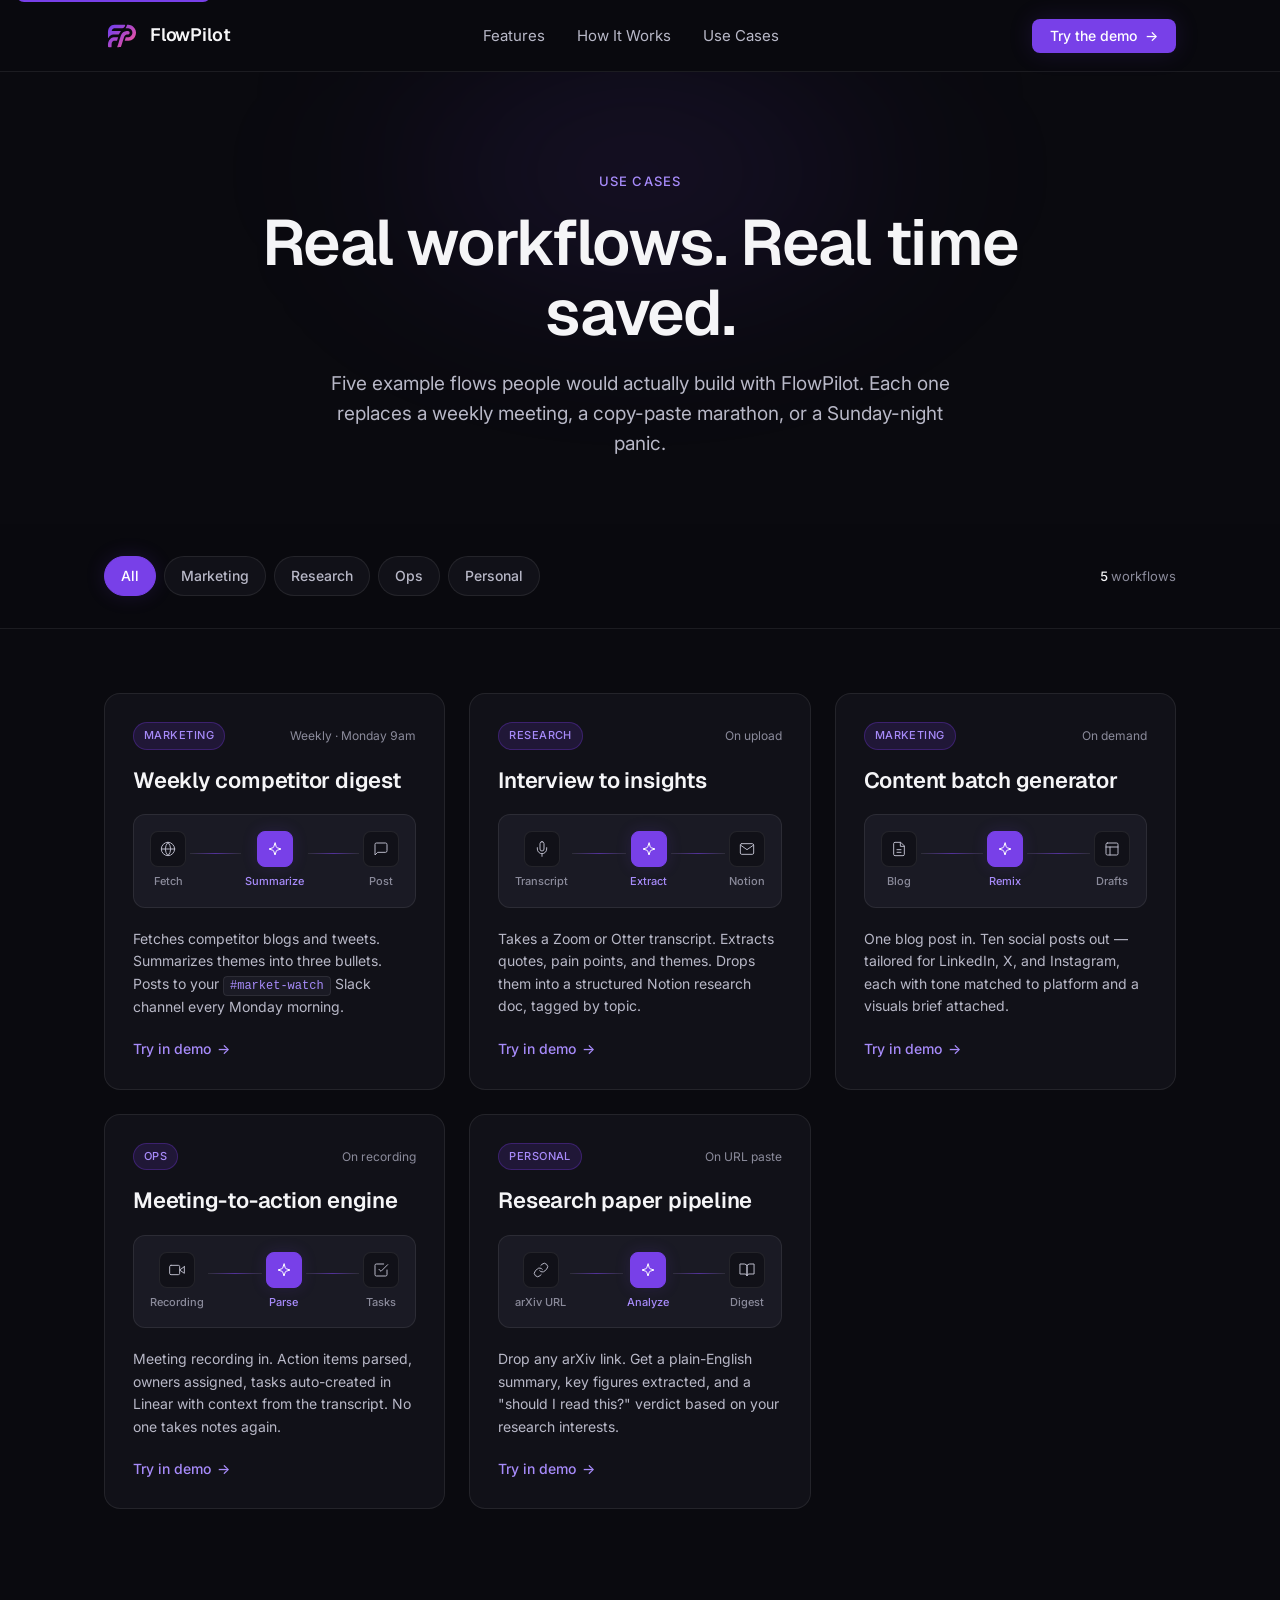
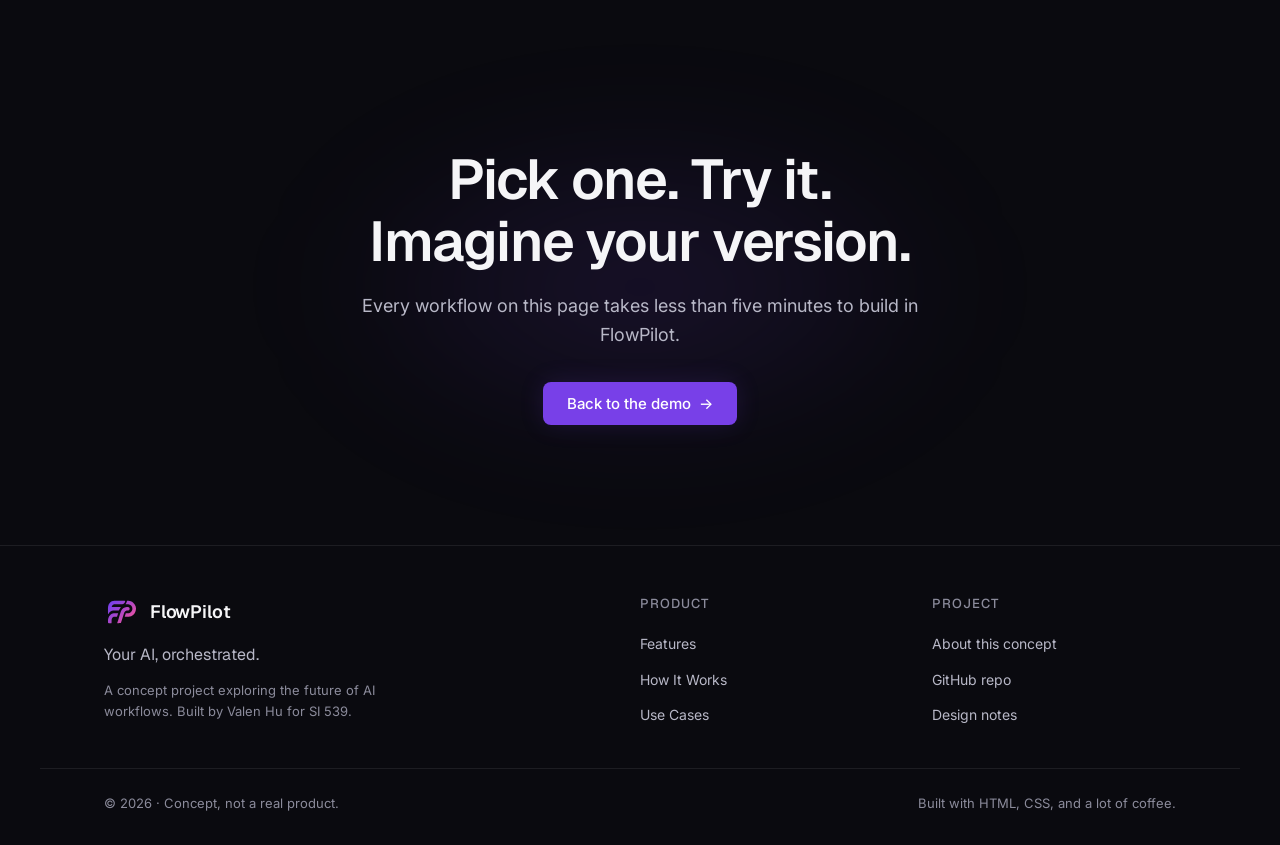
<file: use-cases.html>
<!DOCTYPE html>
<html lang="en">
<head>
  <meta charset="UTF-8">
  <meta name="viewport" content="width=device-width, initial-scale=1.0">
  <meta name="description" content="Five example workflows built on FlowPilot — real scenarios for marketing, research, ops, and personal tasks.">
  <meta name="theme-color" content="#0A0A0F">
  <title>Use Cases — FlowPilot</title>
  <!-- Favicons -->
  <link rel="icon" type="image/svg+xml" href="assets/flowpilot-gradient-transparent.svg">
  <link rel="icon" type="image/x-icon" href="assets/flowpilot-favicon.ico">
  <link rel="icon" type="image/png" sizes="32x32" href="assets/flowpilot-gradient-32.png">
  <link rel="icon" type="image/png" sizes="16x16" href="assets/flowpilot-gradient-16.png">
  <link rel="apple-touch-icon" sizes="180x180" href="assets/flowpilot-gradient-180.png">

  <!-- Canonical URL -->
  <link rel="canonical" href="https://app.flowpilot.valenhu.com/use-cases.html">

  <!-- Open Graph (social sharing) -->
  <meta property="og:type" content="website">
  <meta property="og:url" content="https://app.flowpilot.valenhu.com/use-cases.html">
  <meta property="og:title" content="Use Cases — FlowPilot">
  <meta property="og:description" content="Five example workflows people would actually build with FlowPilot — marketing, research, ops, and personal tasks.">
  <meta property="og:image" content="https://app.flowpilot.valenhu.com/assets/flowpilot-og-card-1200x630.png">
  <meta property="og:image:width" content="1200">
  <meta property="og:image:height" content="630">
  <meta property="og:image:alt" content="FlowPilot — Visual AI workflow orchestration">
  <meta property="og:site_name" content="FlowPilot">

  <!-- Twitter Card -->
  <meta name="twitter:card" content="summary_large_image">
  <meta name="twitter:url" content="https://app.flowpilot.valenhu.com/use-cases.html">
  <meta name="twitter:title" content="Use Cases — FlowPilot">
  <meta name="twitter:description" content="Five example workflows people would actually build with FlowPilot.">
  <meta name="twitter:image" content="https://app.flowpilot.valenhu.com/assets/flowpilot-og-card-1200x630.png">

  <link rel="preconnect" href="https://fonts.googleapis.com">
  <link rel="preconnect" href="https://fonts.gstatic.com" crossorigin>
  <link href="https://fonts.googleapis.com/css2?family=Geist:wght@400;500;600;700&family=Inter:wght@400;500;600&display=swap" rel="stylesheet">

  <link rel="stylesheet" href="styles/variables.css">
  <link rel="stylesheet" href="styles/base.css">
  <link rel="stylesheet" href="styles/components.css">
  <link rel="stylesheet" href="styles/use-cases.css">
</head>
<body>

  <a href="#main" class="skip-link">Skip to main content</a>

  <!-- ═══════════════════════════════════════════
       NAVIGATION
       ═══════════════════════════════════════════ -->
  <header class="site-nav">
    <div class="site-nav__inner">
       <a href="index.html" class="site-nav__brand" aria-label="FlowPilot home">
         <img src="assets/flowpilot-gradient-transparent.svg" alt="" class="site-nav__logo" aria-hidden="true">
       <span class="site-nav__wordmark">FlowPilot</span>
       </a>

      <nav class="site-nav__links" aria-label="Main navigation">
        <a href="index.html#features">Features</a>
        <a href="index.html#how-it-works">How It Works</a>
        <a href="use-cases.html" aria-current="page">Use Cases</a>
      </nav>

      <div class="site-nav__cta">
        <a href="index.html#how-it-works" class="btn btn--primary btn--sm">
          Try the demo <span aria-hidden="true">→</span>
        </a>
      </div>

      <button class="site-nav__hamburger" aria-label="Open menu" aria-expanded="false" aria-controls="mobile-menu" type="button">
        <span></span>
        <span></span>
        <span></span>
      </button>
    </div>
  </header>

  <!-- Mobile overlay menu (outside header so position:fixed references the viewport) -->
  <div class="mobile-menu" id="mobile-menu" hidden>
    <div class="mobile-menu__header">
      <button class="mobile-menu__close-top" type="button" aria-label="Close menu">
        <svg viewBox="0 0 24 24" fill="none" stroke="currentColor" stroke-width="1.5" stroke-linecap="round" stroke-linejoin="round" aria-hidden="true">
          <line x1="18" y1="6" x2="6" y2="18"/>
          <line x1="6" y1="6" x2="18" y2="18"/>
        </svg>
      </button>
    </div>
    <div class="mobile-menu__body">
      <nav aria-label="Mobile navigation">
        <a href="index.html#features">Features</a>
        <a href="index.html#how-it-works">How It Works</a>
        <a href="use-cases.html" aria-current="page">Use Cases</a>
        <a href="index.html#how-it-works" class="btn btn--primary">Try the demo →</a>
      </nav>
      <button class="mobile-menu__close" type="button" aria-label="Collapse menu">
        <svg viewBox="0 0 24 24" fill="none" stroke="currentColor" stroke-width="1.5" stroke-linecap="round" stroke-linejoin="round" aria-hidden="true">
          <polyline points="18 15 12 9 6 15"/>
        </svg>
        Collapse menu
      </button>
    </div>
  </div>

  <main id="main">

    <!-- ═══════════════════════════════════════════
         PAGE HERO
         ═══════════════════════════════════════════ -->
    <section class="page-hero">
      <div class="section-container reveal">
        <span class="eyebrow">Use Cases</span>
        <h1 class="page-hero__title">Real workflows. Real time saved.</h1>
        <p class="page-hero__subhead">
          Five example flows people would actually build with FlowPilot. Each one replaces a weekly meeting, a copy-paste marathon, or a Sunday-night panic.
        </p>
      </div>
    </section>

    <!-- ═══════════════════════════════════════════
         FILTER CHIPS
         ═══════════════════════════════════════════ -->
    <section class="filter-section">
      <div class="section-container">
        <div class="filter-chips" role="tablist" aria-label="Filter use cases by category">
          <button class="chip chip--active" data-filter="all" role="tab" aria-selected="true" type="button">All</button>
          <button class="chip" data-filter="marketing" role="tab" aria-selected="false" type="button">Marketing</button>
          <button class="chip" data-filter="research" role="tab" aria-selected="false" type="button">Research</button>
          <button class="chip" data-filter="ops" role="tab" aria-selected="false" type="button">Ops</button>
          <button class="chip" data-filter="personal" role="tab" aria-selected="false" type="button">Personal</button>
        </div>

        <div class="filter-count" aria-live="polite">
          <span id="result-count">5</span> workflows
        </div>
      </div>
    </section>

    <!-- ═══════════════════════════════════════════
         USE CASE CARDS
         ═══════════════════════════════════════════ -->
    <section class="cases-section">
      <div class="section-container">
        <div class="cases-grid" id="cases-grid">

          <!-- Case 1: Weekly competitor digest -->
          <a href="index.html#how-it-works" class="case-card" data-category="marketing">
            <div class="case-card__header">
              <span class="case-card__category">Marketing</span>
              <span class="case-card__schedule">Weekly · Monday 9am</span>
            </div>

            <h2 class="case-card__title">Weekly competitor digest</h2>

            <div class="case-card__flow" aria-hidden="true">
              <div class="flow-node">
                <div class="flow-node__icon">
                  <svg viewBox="0 0 24 24" fill="none" stroke="currentColor" stroke-width="1.5" stroke-linecap="round" stroke-linejoin="round">
                    <circle cx="12" cy="12" r="10"/>
                    <line x1="2" y1="12" x2="22" y2="12"/>
                    <path d="M12 2a15.3 15.3 0 0 1 4 10 15.3 15.3 0 0 1-4 10 15.3 15.3 0 0 1-4-10 15.3 15.3 0 0 1 4-10z"/>
                  </svg>
                </div>
                <span class="flow-node__label">Fetch</span>
              </div>
              <div class="flow-arrow" aria-hidden="true"></div>
              <div class="flow-node flow-node--featured">
                <div class="flow-node__icon">
                  <svg viewBox="0 0 24 24" fill="none" stroke="currentColor" stroke-width="1.5" stroke-linecap="round" stroke-linejoin="round">
                    <path d="m12 3-1.9 5.8a2 2 0 0 1-1.3 1.3L3 12l5.8 1.9a2 2 0 0 1 1.3 1.3L12 21l1.9-5.8a2 2 0 0 1 1.3-1.3L21 12l-5.8-1.9a2 2 0 0 1-1.3-1.3Z"/>
                  </svg>
                </div>
                <span class="flow-node__label">Summarize</span>
              </div>
              <div class="flow-arrow" aria-hidden="true"></div>
              <div class="flow-node">
                <div class="flow-node__icon">
                  <svg viewBox="0 0 24 24" fill="none" stroke="currentColor" stroke-width="1.5" stroke-linecap="round" stroke-linejoin="round">
                    <path d="M21 15a2 2 0 0 1-2 2H7l-4 4V5a2 2 0 0 1 2-2h14a2 2 0 0 1 2 2z"/>
                  </svg>
                </div>
                <span class="flow-node__label">Post</span>
              </div>
            </div>

            <p class="case-card__body">
              Fetches competitor blogs and tweets. Summarizes themes into three bullets. Posts to your <code>#market-watch</code> Slack channel every Monday morning.
            </p>

            <span class="case-card__cta">
              Try in demo <span aria-hidden="true">→</span>
            </span>
          </a>

          <!-- Case 2: Interview to insights -->
          <a href="index.html#how-it-works" class="case-card" data-category="research">
            <div class="case-card__header">
              <span class="case-card__category">Research</span>
              <span class="case-card__schedule">On upload</span>
            </div>

            <h2 class="case-card__title">Interview to insights</h2>

            <div class="case-card__flow" aria-hidden="true">
              <div class="flow-node">
                <div class="flow-node__icon">
                  <svg viewBox="0 0 24 24" fill="none" stroke="currentColor" stroke-width="1.5" stroke-linecap="round" stroke-linejoin="round">
                    <path d="M12 1a3 3 0 0 0-3 3v8a3 3 0 0 0 6 0V4a3 3 0 0 0-3-3z"/>
                    <path d="M19 10v2a7 7 0 0 1-14 0v-2"/>
                    <line x1="12" y1="19" x2="12" y2="23"/>
                  </svg>
                </div>
                <span class="flow-node__label">Transcript</span>
              </div>
              <div class="flow-arrow" aria-hidden="true"></div>
              <div class="flow-node flow-node--featured">
                <div class="flow-node__icon">
                  <svg viewBox="0 0 24 24" fill="none" stroke="currentColor" stroke-width="1.5" stroke-linecap="round" stroke-linejoin="round">
                    <path d="m12 3-1.9 5.8a2 2 0 0 1-1.3 1.3L3 12l5.8 1.9a2 2 0 0 1 1.3 1.3L12 21l1.9-5.8a2 2 0 0 1 1.3-1.3L21 12l-5.8-1.9a2 2 0 0 1-1.3-1.3Z"/>
                  </svg>
                </div>
                <span class="flow-node__label">Extract</span>
              </div>
              <div class="flow-arrow" aria-hidden="true"></div>
              <div class="flow-node">
                <div class="flow-node__icon">
                  <svg viewBox="0 0 24 24" fill="none" stroke="currentColor" stroke-width="1.5" stroke-linecap="round" stroke-linejoin="round">
                    <path d="M4 4h16c1.1 0 2 .9 2 2v12c0 1.1-.9 2-2 2H4c-1.1 0-2-.9-2-2V6c0-1.1.9-2 2-2z"/>
                    <polyline points="22,6 12,13 2,6"/>
                  </svg>
                </div>
                <span class="flow-node__label">Notion</span>
              </div>
            </div>

            <p class="case-card__body">
              Takes a Zoom or Otter transcript. Extracts quotes, pain points, and themes. Drops them into a structured Notion research doc, tagged by topic.
            </p>

            <span class="case-card__cta">
              Try in demo <span aria-hidden="true">→</span>
            </span>
          </a>

          <!-- Case 3: Content batch generator -->
          <a href="index.html#how-it-works" class="case-card" data-category="marketing">
            <div class="case-card__header">
              <span class="case-card__category">Marketing</span>
              <span class="case-card__schedule">On demand</span>
            </div>

            <h2 class="case-card__title">Content batch generator</h2>

            <div class="case-card__flow" aria-hidden="true">
              <div class="flow-node">
                <div class="flow-node__icon">
                  <svg viewBox="0 0 24 24" fill="none" stroke="currentColor" stroke-width="1.5" stroke-linecap="round" stroke-linejoin="round">
                    <path d="M14 2H6a2 2 0 0 0-2 2v16a2 2 0 0 0 2 2h12a2 2 0 0 0 2-2V8z"/>
                    <polyline points="14 2 14 8 20 8"/>
                    <line x1="9" y1="13" x2="15" y2="13"/>
                    <line x1="9" y1="17" x2="15" y2="17"/>
                  </svg>
                </div>
                <span class="flow-node__label">Blog</span>
              </div>
              <div class="flow-arrow" aria-hidden="true"></div>
              <div class="flow-node flow-node--featured">
                <div class="flow-node__icon">
                  <svg viewBox="0 0 24 24" fill="none" stroke="currentColor" stroke-width="1.5" stroke-linecap="round" stroke-linejoin="round">
                    <path d="m12 3-1.9 5.8a2 2 0 0 1-1.3 1.3L3 12l5.8 1.9a2 2 0 0 1 1.3 1.3L12 21l1.9-5.8a2 2 0 0 1 1.3-1.3L21 12l-5.8-1.9a2 2 0 0 1-1.3-1.3Z"/>
                  </svg>
                </div>
                <span class="flow-node__label">Remix</span>
              </div>
              <div class="flow-arrow" aria-hidden="true"></div>
              <div class="flow-node">
                <div class="flow-node__icon">
                  <svg viewBox="0 0 24 24" fill="none" stroke="currentColor" stroke-width="1.5" stroke-linecap="round" stroke-linejoin="round">
                    <rect x="3" y="3" width="18" height="18" rx="2"/>
                    <path d="M3 9h18"/>
                    <path d="M9 21V9"/>
                  </svg>
                </div>
                <span class="flow-node__label">Drafts</span>
              </div>
            </div>

            <p class="case-card__body">
              One blog post in. Ten social posts out — tailored for LinkedIn, X, and Instagram, each with tone matched to platform and a visuals brief attached.
            </p>

            <span class="case-card__cta">
              Try in demo <span aria-hidden="true">→</span>
            </span>
          </a>

          <!-- Case 4: Meeting-to-action engine -->
          <a href="index.html#how-it-works" class="case-card" data-category="ops">
            <div class="case-card__header">
              <span class="case-card__category">Ops</span>
              <span class="case-card__schedule">On recording</span>
            </div>

            <h2 class="case-card__title">Meeting-to-action engine</h2>

            <div class="case-card__flow" aria-hidden="true">
              <div class="flow-node">
                <div class="flow-node__icon">
                  <svg viewBox="0 0 24 24" fill="none" stroke="currentColor" stroke-width="1.5" stroke-linecap="round" stroke-linejoin="round">
                    <polygon points="23 7 16 12 23 17 23 7"/>
                    <rect x="1" y="5" width="15" height="14" rx="2" ry="2"/>
                  </svg>
                </div>
                <span class="flow-node__label">Recording</span>
              </div>
              <div class="flow-arrow" aria-hidden="true"></div>
              <div class="flow-node flow-node--featured">
                <div class="flow-node__icon">
                  <svg viewBox="0 0 24 24" fill="none" stroke="currentColor" stroke-width="1.5" stroke-linecap="round" stroke-linejoin="round">
                    <path d="m12 3-1.9 5.8a2 2 0 0 1-1.3 1.3L3 12l5.8 1.9a2 2 0 0 1 1.3 1.3L12 21l1.9-5.8a2 2 0 0 1 1.3-1.3L21 12l-5.8-1.9a2 2 0 0 1-1.3-1.3Z"/>
                  </svg>
                </div>
                <span class="flow-node__label">Parse</span>
              </div>
              <div class="flow-arrow" aria-hidden="true"></div>
              <div class="flow-node">
                <div class="flow-node__icon">
                  <svg viewBox="0 0 24 24" fill="none" stroke="currentColor" stroke-width="1.5" stroke-linecap="round" stroke-linejoin="round">
                    <polyline points="9 11 12 14 22 4"/>
                    <path d="M21 12v7a2 2 0 0 1-2 2H5a2 2 0 0 1-2-2V5a2 2 0 0 1 2-2h11"/>
                  </svg>
                </div>
                <span class="flow-node__label">Tasks</span>
              </div>
            </div>

            <p class="case-card__body">
              Meeting recording in. Action items parsed, owners assigned, tasks auto-created in Linear with context from the transcript. No one takes notes again.
            </p>

            <span class="case-card__cta">
              Try in demo <span aria-hidden="true">→</span>
            </span>
          </a>

          <!-- Case 5: Research paper pipeline -->
          <a href="index.html#how-it-works" class="case-card" data-category="personal">
            <div class="case-card__header">
              <span class="case-card__category">Personal</span>
              <span class="case-card__schedule">On URL paste</span>
            </div>

            <h2 class="case-card__title">Research paper pipeline</h2>

            <div class="case-card__flow" aria-hidden="true">
              <div class="flow-node">
                <div class="flow-node__icon">
                  <svg viewBox="0 0 24 24" fill="none" stroke="currentColor" stroke-width="1.5" stroke-linecap="round" stroke-linejoin="round">
                    <path d="M10 13a5 5 0 0 0 7.54.54l3-3a5 5 0 0 0-7.07-7.07l-1.72 1.71"/>
                    <path d="M14 11a5 5 0 0 0-7.54-.54l-3 3a5 5 0 0 0 7.07 7.07l1.71-1.71"/>
                  </svg>
                </div>
                <span class="flow-node__label">arXiv URL</span>
              </div>
              <div class="flow-arrow" aria-hidden="true"></div>
              <div class="flow-node flow-node--featured">
                <div class="flow-node__icon">
                  <svg viewBox="0 0 24 24" fill="none" stroke="currentColor" stroke-width="1.5" stroke-linecap="round" stroke-linejoin="round">
                    <path d="m12 3-1.9 5.8a2 2 0 0 1-1.3 1.3L3 12l5.8 1.9a2 2 0 0 1 1.3 1.3L12 21l1.9-5.8a2 2 0 0 1 1.3-1.3L21 12l-5.8-1.9a2 2 0 0 1-1.3-1.3Z"/>
                  </svg>
                </div>
                <span class="flow-node__label">Analyze</span>
              </div>
              <div class="flow-arrow" aria-hidden="true"></div>
              <div class="flow-node">
                <div class="flow-node__icon">
                  <svg viewBox="0 0 24 24" fill="none" stroke="currentColor" stroke-width="1.5" stroke-linecap="round" stroke-linejoin="round">
                    <path d="M2 3h6a4 4 0 0 1 4 4v14a3 3 0 0 0-3-3H2z"/>
                    <path d="M22 3h-6a4 4 0 0 0-4 4v14a3 3 0 0 1 3-3h7z"/>
                  </svg>
                </div>
                <span class="flow-node__label">Digest</span>
              </div>
            </div>

            <p class="case-card__body">
              Drop any arXiv link. Get a plain-English summary, key figures extracted, and a "should I read this?" verdict based on your research interests.
            </p>

            <span class="case-card__cta">
              Try in demo <span aria-hidden="true">→</span>
            </span>
          </a>

        </div>

        <!-- Empty state (shown when filter returns no results) -->
        <div class="cases-empty" id="cases-empty" hidden>
          <p>No workflows in this category yet. More coming soon.</p>
        </div>
      </div>
    </section>

    <!-- ═══════════════════════════════════════════
         BOTTOM CTA
         ═══════════════════════════════════════════ -->
    <section class="final-cta">
      <div class="final-cta__inner reveal">
        <h2 class="final-cta__title">Pick one. Try it. Imagine your version.</h2>
        <p class="final-cta__subhead">
          Every workflow on this page takes less than five minutes to build in FlowPilot.
        </p>
        <a href="index.html#how-it-works" class="btn btn--primary">
          Back to the demo <span aria-hidden="true">→</span>
        </a>
      </div>
    </section>

  </main>

  <!-- ═══════════════════════════════════════════
       FOOTER
       ═══════════════════════════════════════════ -->
  <footer class="site-footer">
    <div class="site-footer__inner">
      <div class="site-footer__brand">
        <a href="index.html" class="site-nav__brand" aria-label="FlowPilot home">
          <img src="assets/flowpilot-gradient-transparent.svg" alt="" class="site-nav__logo" aria-hidden="true">
          <span class="site-nav__wordmark">FlowPilot</span>
        </a>
        <p class="site-footer__tagline">Your AI, orchestrated.</p>
        <p class="site-footer__note">
          A concept project exploring the future of AI workflows. Built by Valen Hu for SI 539.
        </p>
      </div>

      <div class="site-footer__col">
        <h3>Product</h3>
        <ul>
          <li><a href="index.html#features">Features</a></li>
          <li><a href="index.html#how-it-works">How It Works</a></li>
          <li><a href="use-cases.html">Use Cases</a></li>
        </ul>
      </div>

      <div class="site-footer__col">
        <h3>Project</h3>
        <ul>
          <li><a href="#">About this concept</a></li>
          <li><a href="#">GitHub repo</a></li>
          <li><a href="#">Design notes</a></li>
        </ul>
      </div>
    </div>

    <div class="site-footer__bottom">
      <span>© 2026 · Concept, not a real product.</span>
      <span>Built with HTML, CSS, and a lot of coffee.</span>
    </div>
  </footer>

  <!-- Scripts -->
  <script src="scripts/nav.js" defer></script>
  <script src="scripts/use-cases.js" defer></script>
  <script src="scripts/reveal.js" defer></script>
</body>
</html>
</file>
<file: styles/variables.css>
/* ============================================
   FlowPilot — Design Tokens
   All color, typography, spacing, and motion
   variables live here.
   ============================================ */

:root {
  /* ─── Surfaces ─── */
  --bg-0: #0A0A0F;        /* page background */
  --bg-1: #111118;        /* card / elevated surface */
  --bg-2: #1A1A24;        /* hover / deeper elevation */

  /* ─── Borders ─── */
  --border: rgba(255, 255, 255, 0.08);
  --border-lit: rgba(124, 58, 237, 0.3);
  --border-strong: rgba(255, 255, 255, 0.14);

  /* ─── Text ─── */
  --text-0: #F5F5F7;      /* primary */
  --text-1: #B8B8C7;      /* secondary / body */
  --text-2: #8B8B9B;      /* tertiary / captions (WCAG AA AA pass: 5.89:1 on bg-0) */

  /* ─── Brand (violet) ─── */
  --brand-300: #A78BFA;
  --brand-400: #8B5CF6;
  --brand-500: #7840E8;   /* PRIMARY · synced with logo gradient start */
  --brand-600: #6D28D9;   /* hover */
  --brand-700: #5B21B6;   /* pressed */
  --brand-glow: rgba(120, 64, 232, 0.4);
  --brand-glow-soft: rgba(120, 64, 232, 0.15);

  /* ─── Accents ─── */
  --accent-cyan: #22D3EE;
  --accent-pink: #EC4899;

  /* ─── Gradients ─── */
  --gradient-hero: linear-gradient(135deg, #7840E8 0%, #E050A8 100%);
  --gradient-border: linear-gradient(135deg, #7C3AED 0%, #22D3EE 100%);

  /* ─── Typography ─── */
  --font-display: "Geist", "Inter", system-ui, -apple-system, sans-serif;
  --font-body: "Inter", system-ui, -apple-system, sans-serif;

  /* ─── Spacing scale (px) ─── */
  --space-1: 4px;
  --space-2: 8px;
  --space-3: 12px;
  --space-4: 16px;
  --space-5: 24px;
  --space-6: 32px;
  --space-7: 48px;
  --space-8: 64px;
  --space-9: 96px;
  --space-10: 120px;
  --space-11: 160px;

  /* ─── Layout ─── */
  --container-max: 1200px;
  --container-padding: 24px;
  --nav-height: 72px;
  --nav-height-mobile: 64px;

  /* ─── Radii ─── */
  --radius-sm: 6px;
  --radius-md: 8px;
  --radius-lg: 12px;
  --radius-xl: 16px;
  --radius-2xl: 24px;

  /* ─── Motion ─── */
  --ease-out: cubic-bezier(0.16, 1, 0.3, 1);
  --duration-fast: 150ms;
  --duration-base: 200ms;
  --duration-slow: 300ms;
}

@media (min-width: 1024px) {
  :root {
    --container-padding: 64px;
  }
}
</file>
<file: styles/base.css>
/* ============================================
   FlowPilot — Base Styles
   Reset, typography defaults, and utilities.
   ============================================ */

/* ─── Modern reset ─── */
*,
*::before,
*::after {
  box-sizing: border-box;
  margin: 0;
  padding: 0;
}

html {
  scroll-behavior: smooth;
  -webkit-text-size-adjust: 100%;
}

body {
  font-family: var(--font-body);
  font-size: 16px;
  line-height: 1.6;
  color: var(--text-1);
  background: var(--bg-0);
  -webkit-font-smoothing: antialiased;
  -moz-osx-font-smoothing: grayscale;
  min-height: 100vh;
  overflow-x: hidden;
}

img,
svg {
  display: block;
  max-width: 100%;
}

button {
  font: inherit;
  background: none;
  border: none;
  cursor: pointer;
  color: inherit;
}

a {
  color: inherit;
  text-decoration: none;
}

ul {
  list-style: none;
}

/* ─── Focus styles (accessibility) ─── */
:focus-visible {
  outline: 2px solid var(--brand-400);
  outline-offset: 3px;
  border-radius: 4px;
}

/* ─── Skip link (keyboard accessibility) ─── */
.skip-link {
  position: absolute;
  top: -48px;
  left: 16px;
  z-index: 1000;
  padding: 12px 20px;
  background: var(--brand-500);
  color: #fff;
  border-radius: var(--radius-md);
  font-weight: 500;
  transition: top var(--duration-base) var(--ease-out);
}

.skip-link:focus {
  top: 16px;
}

/* ─── Typography ─── */
h1, h2, h3, h4 {
  font-family: var(--font-display);
  font-weight: 600;
  color: var(--text-0);
  letter-spacing: -0.01em;
}

p {
  color: var(--text-1);
}

/* ─── Utility: eyebrow label ─── */
.eyebrow {
  display: inline-block;
  font-family: var(--font-body);
  font-size: 12px;
  font-weight: 500;
  letter-spacing: 0.08em;
  text-transform: uppercase;
  color: var(--brand-300);
}

@media (min-width: 1024px) {
  .eyebrow {
    font-size: 13px;
  }
}

/* ─── Utility: section container ─── */
.section-container {
  width: 100%;
  max-width: var(--container-max);
  margin: 0 auto;
  padding-left: var(--container-padding);
  padding-right: var(--container-padding);
}

/* ─── Utility: section padding ─── */
.section-padding {
  padding-top: 64px;
  padding-bottom: 64px;
}

@media (min-width: 640px) {
  .section-padding {
    padding-top: 80px;
    padding-bottom: 80px;
  }
}

@media (min-width: 1024px) {
  .section-padding {
    padding-top: 120px;
    padding-bottom: 120px;
  }
}

/* ─── Utility: section header ─── */
.section-header {
  text-align: center;
  margin-bottom: 48px;
  max-width: 720px;
  margin-left: auto;
  margin-right: auto;
}

.section-header .eyebrow {
  margin-bottom: 16px;
}

.section-title {
  font-size: clamp(32px, 4.5vw, 48px);
  line-height: 1.1;
  letter-spacing: -0.015em;
  margin-bottom: 16px;
}

.section-subhead {
  font-size: 18px;
  line-height: 1.6;
  color: var(--text-1);
  max-width: 600px;
  margin-left: auto;
  margin-right: auto;
}

@media (min-width: 1024px) {
  .section-header {
    margin-bottom: 72px;
  }
}

/* ─── Utility: visually hidden (screen reader only) ─── */
.sr-only {
  position: absolute;
  width: 1px;
  height: 1px;
  padding: 0;
  margin: -1px;
  overflow: hidden;
  clip: rect(0, 0, 0, 0);
  white-space: nowrap;
  border: 0;
}

/* ─── Scroll reveal ─── */
/* Elements with .reveal class start hidden + offset, then transition
   to visible state when .revealed class is added by reveal.js
   (via IntersectionObserver). Respects prefers-reduced-motion. */
.reveal {
  opacity: 0;
  transform: translateY(24px);
  transition:
    opacity 700ms var(--ease-out),
    transform 700ms var(--ease-out);
  will-change: opacity, transform;
}

.reveal.revealed {
  opacity: 1;
  transform: translateY(0);
}

@media (prefers-reduced-motion: reduce) {
  .reveal {
    opacity: 1;
    transform: none;
    transition: none;
  }
}
</file>
<file: styles/components.css>
/* ============================================
   FlowPilot — Components
   All section and component styles.
   ============================================ */

/* ═══════════════════════════════════════════
   NAVIGATION
   ═══════════════════════════════════════════ */

.site-nav {
  position: sticky;
  top: 0;
  z-index: 100;
  height: var(--nav-height-mobile);
  background: rgba(10, 10, 15, 0.75);
  backdrop-filter: blur(16px);
  -webkit-backdrop-filter: blur(16px);
  border-bottom: 1px solid var(--border);
}

@media (min-width: 1024px) {
  .site-nav {
    height: var(--nav-height);
  }
}

.site-nav__inner {
  height: 100%;
  max-width: var(--container-max);
  margin: 0 auto;
  padding: 0 var(--container-padding);
  display: flex;
  align-items: center;
  justify-content: space-between;
  gap: 24px;
}

.site-nav__brand {
  display: flex;
  align-items: center;
  gap: 10px;
  color: var(--text-0);
}

.site-nav__logo {
  width: 32px;
  height: 32px;
  flex-shrink: 0;
}

@media (min-width: 1024px) {
  .site-nav__logo {
    width: 36px;
    height: 36px;
  }
}

.site-nav__wordmark {
  font-family: var(--font-display);
  font-weight: 600;
  font-size: 18px;
  color: var(--text-0);
  letter-spacing: -0.01em;
}

.site-nav__links {
  display: none;
  gap: 32px;
  font-size: 15px;
}

.site-nav__links a {
  color: var(--text-1);
  transition: color var(--duration-base) var(--ease-out);
}

.site-nav__links a:hover {
  color: var(--text-0);
}

.site-nav__cta {
  display: none;
}

@media (min-width: 1024px) {
  .site-nav__links {
    display: flex;
  }
  .site-nav__cta {
    display: block;
  }
}

/* Hamburger (mobile only) */
.site-nav__hamburger {
  display: flex;
  flex-direction: column;
  justify-content: center;
  gap: 5px;
  width: 40px;
  height: 40px;
  padding: 8px;
  border-radius: var(--radius-md);
  transition: background var(--duration-base) var(--ease-out);
}

.site-nav__hamburger:hover {
  background: var(--bg-2);
}

.site-nav__hamburger span {
  display: block;
  width: 100%;
  height: 1.5px;
  background: var(--text-0);
  transition: background var(--duration-base) var(--ease-out);
  transform-origin: center;
}

/* Hamburger stays as hamburger — close is handled by the dedicated Collapse button inside the menu */
.site-nav__hamburger[aria-expanded="true"] span {
  background: var(--brand-400);
}

@media (min-width: 1024px) {
  .site-nav__hamburger {
    display: none;
  }
}

/* Mobile menu overlay */
.mobile-menu {
  position: fixed;
  top: 0;
  left: 0;
  right: 0;
  bottom: 0;
  background: rgba(10, 10, 15, 0.98);
  backdrop-filter: blur(24px);
  -webkit-backdrop-filter: blur(24px);
  z-index: 200;
  padding: 0;
  overflow-y: auto;
  overscroll-behavior: contain;
  display: flex;
  flex-direction: column;
}

.mobile-menu[hidden] {
  display: none;
}

/* Menu top bar: X close button on the left */
.mobile-menu__header {
  flex-shrink: 0;
  height: var(--nav-height-mobile);
  display: flex;
  align-items: center;
  padding: 0 var(--container-padding);
}

.mobile-menu__close-top {
  width: 40px;
  height: 40px;
  display: flex;
  align-items: center;
  justify-content: center;
  background: transparent;
  border: none;
  border-radius: var(--radius-md);
  color: var(--text-0);
  cursor: pointer;
  transition: background var(--duration-base) var(--ease-out);
  margin-left: -8px;
}

.mobile-menu__close-top:hover,
.mobile-menu__close-top:focus-visible {
  background: var(--bg-2);
}

.mobile-menu__close-top svg {
  width: 22px;
  height: 22px;
}

/* Menu body: nav links */
.mobile-menu__body {
  flex: 1;
  display: flex;
  flex-direction: column;
  padding: 24px var(--container-padding) 32px;
  min-height: 0;
}

.mobile-menu nav {
  display: flex;
  flex-direction: column;
  gap: 4px;
}

.mobile-menu a {
  display: flex;
  align-items: center;
  padding: 14px 4px;
  font-size: 19px;
  font-family: var(--font-body);
  font-weight: 500;
  color: var(--text-0);
  transition: color var(--duration-base) var(--ease-out),
              padding-left var(--duration-base) var(--ease-out);
  letter-spacing: normal;
  border: none;
}

.mobile-menu a:hover,
.mobile-menu a:focus-visible {
  color: var(--brand-300);
  padding-left: 12px;
}

.mobile-menu a.btn--primary {
  margin-top: 32px;
  align-self: flex-start;
  justify-content: center;
  text-align: center;
  padding: 14px 28px;
  font-size: 15px;
  color: #fff;
  background: var(--brand-500);
  border-radius: var(--radius-md);
  box-shadow: 0 0 24px var(--brand-glow-soft);
}

.mobile-menu a.btn--primary:hover,
.mobile-menu a.btn--primary:focus-visible {
  padding-left: 28px;
  background: var(--brand-600);
  color: #fff;
}

/* Optional bottom collapse button (kept for explicit affordance) */
.mobile-menu__close {
  flex-shrink: 0;
  margin-top: auto;
  padding: 16px 24px;
  display: flex;
  justify-content: center;
  align-items: center;
  gap: 8px;
  background: transparent;
  border: 1px solid var(--border);
  border-radius: var(--radius-md);
  font-family: var(--font-body);
  font-size: 13px;
  font-weight: 500;
  color: var(--text-2);
  cursor: pointer;
  transition: all var(--duration-base) var(--ease-out);
}

.mobile-menu__close:hover,
.mobile-menu__close:focus-visible {
  color: var(--text-0);
  border-color: var(--border-strong);
  background: var(--bg-2);
}

.mobile-menu__close svg {
  width: 14px;
  height: 14px;
  transition: transform var(--duration-base) var(--ease-out);
}

.mobile-menu__close:hover svg {
  transform: translateY(-2px);
}

/* ═══════════════════════════════════════════
   BUTTONS
   ═══════════════════════════════════════════ */

.btn {
  display: inline-flex;
  align-items: center;
  justify-content: center;
  gap: 8px;
  padding: 14px 24px;
  font-family: var(--font-body);
  font-size: 15px;
  font-weight: 500;
  border-radius: var(--radius-md);
  transition: all var(--duration-base) var(--ease-out);
  white-space: nowrap;
  line-height: 1;
}

.btn--sm {
  padding: 10px 18px;
  font-size: 14px;
}

.btn--primary {
  background: var(--brand-500);
  color: #fff;
  box-shadow: 0 0 24px var(--brand-glow-soft);
}

.btn--primary:hover {
  background: var(--brand-600);
  box-shadow: 0 0 32px var(--brand-glow);
  transform: translateY(-1px);
}

.btn--secondary {
  background: transparent;
  color: var(--text-0);
  border: 1px solid var(--border-strong);
}

.btn--secondary:hover {
  background: var(--bg-2);
  border-color: var(--border-lit);
}

/* ═══════════════════════════════════════════
   HERO
   ═══════════════════════════════════════════ */

.hero {
  position: relative;
  padding: 48px 0 64px;
  overflow: hidden;
}

/* Ambient background glow */
.hero::before {
  content: "";
  position: absolute;
  top: -200px;
  right: -200px;
  width: 600px;
  height: 600px;
  background: radial-gradient(circle, var(--brand-glow-soft), transparent 60%);
  filter: blur(80px);
  pointer-events: none;
  z-index: 0;
}

.hero__inner {
  position: relative;
  z-index: 1;
  max-width: var(--container-max);
  margin: 0 auto;
  padding: 0 var(--container-padding);
  display: grid;
  gap: 64px;
  align-items: center;
}

.hero__content {
  max-width: 640px;
}

.hero__content .eyebrow {
  margin-bottom: 16px;
}

.hero__title {
  font-size: clamp(40px, 6.5vw, 72px);
  font-weight: 600;
  line-height: 1.05;
  letter-spacing: -0.02em;
  color: var(--text-0);
  margin-bottom: 20px;
}

.hero__title em {
  font-style: normal;
  background: linear-gradient(135deg, var(--brand-400) 0%, var(--accent-pink) 100%);
  -webkit-background-clip: text;
  background-clip: text;
  color: transparent;
  white-space: nowrap;
}

.hero__subhead {
  font-size: clamp(16px, 1.8vw, 18px);
  line-height: 1.6;
  color: var(--text-1);
  max-width: 540px;
  margin-bottom: 32px;
}

.hero__ctas {
  display: flex;
  flex-direction: column;
  gap: 12px;
  margin-bottom: 16px;
}

.hero__ctas .btn {
  width: 100%;
}

.hero__micro {
  font-size: 13px;
  color: var(--text-2);
}

@media (min-width: 640px) {
  .hero__ctas {
    flex-direction: row;
    gap: 16px;
  }
  .hero__ctas .btn {
    width: auto;
  }
}

@media (min-width: 1024px) {
  .hero {
    padding: 80px 0 120px;
    min-height: calc(100vh - var(--nav-height));
    display: flex;
    align-items: center;
  }
  .hero__inner {
    grid-template-columns: minmax(0, 1fr) minmax(0, 480px);
    gap: 80px;
  }
  .hero__title {
    margin-bottom: 32px;
  }
  .hero__subhead {
    margin-bottom: 40px;
  }
}

/* ─── Hero visual panel ─── */
.hero__visual {
  position: relative;
  width: 100%;
  max-width: 480px;
  margin: 0 auto;
}

.hero__glow {
  position: absolute;
  inset: -60px;
  background: radial-gradient(circle, var(--brand-glow), transparent 60%);
  filter: blur(80px);
  opacity: 0.6;
  z-index: 0;
  pointer-events: none;
}

.workflow-panel {
  position: relative;
  z-index: 1;
  padding: 24px;
  background:
    linear-gradient(var(--bg-1), var(--bg-1)) padding-box,
    var(--gradient-border) border-box;
  border: 1px solid transparent;
  border-radius: var(--radius-2xl);
}

.workflow-panel .eyebrow {
  display: block;
  margin-bottom: 20px;
  color: var(--text-2);
}

@media (min-width: 1024px) {
  .workflow-panel {
    padding: 32px;
  }
}

.workflow-node {
  display: flex;
  align-items: center;
  gap: 12px;
  padding: 14px 16px;
  background: var(--bg-2);
  border: 1px solid var(--border);
  border-radius: var(--radius-lg);
  transition: all var(--duration-base) var(--ease-out);
}

.workflow-node__icon {
  flex-shrink: 0;
  width: 36px;
  height: 36px;
  display: flex;
  align-items: center;
  justify-content: center;
  background: var(--bg-1);
  border-radius: var(--radius-md);
  color: var(--text-1);
}

.workflow-node__icon svg {
  width: 18px;
  height: 18px;
}

.workflow-node__text {
  flex: 1;
  min-width: 0;
}

.workflow-node__title {
  font-size: 14px;
  font-weight: 500;
  color: var(--text-0);
  margin-bottom: 2px;
}

.workflow-node__subtitle {
  font-size: 12px;
  color: var(--text-2);
}

.workflow-node--featured {
  border-color: var(--brand-500);
  box-shadow:
    0 0 0 1px var(--brand-500),
    0 0 24px var(--brand-glow-soft);
}

.workflow-node--featured .workflow-node__icon {
  background: var(--brand-500);
  color: #fff;
}

.workflow-line {
  width: 2px;
  height: 24px;
  margin-left: 33px;
  background: linear-gradient(to bottom, var(--brand-500), var(--brand-glow-soft));
  opacity: 0.7;
}

.workflow-status {
  display: flex;
  align-items: center;
  gap: 6px;
  margin-top: 20px;
  padding-top: 16px;
  border-top: 1px solid var(--border);
  justify-content: flex-end;
  font-size: 12px;
  color: var(--text-2);
}

.workflow-status__dot {
  width: 6px;
  height: 6px;
  border-radius: 50%;
  background: var(--accent-cyan);
  box-shadow: 0 0 8px var(--accent-cyan);
}

/* ═══════════════════════════════════════════
   HERO WORKFLOW PANEL — IDLE ANIMATIONS
   Scoped to .hero so HIW Tab 2 stays unaffected.
   ═══════════════════════════════════════════ */

.hero .workflow-panel {
  position: relative;
}

/* Plan A revised: no floating motion at all (accessibility-first).
   Only the featured node has a soft glow pulse to suggest "AI is alive".
   The two end nodes stay static as stable anchors. */

.hero .workflow-node--featured {
  animation: hero-node-glow 2.4s ease-in-out infinite;
}

@keyframes hero-node-glow {
  0%, 100% {
    box-shadow:
      0 0 0 1px var(--brand-500),
      0 0 20px var(--brand-glow-soft);
  }
  50% {
    box-shadow:
      0 0 0 1px var(--brand-500),
      0 0 36px var(--brand-glow);
  }
}

/* Connection lines: hold a flowing pulse dot */
.hero .workflow-line {
  position: relative;
  overflow: visible;
  z-index: 0;
}

/* Match HIW behavior: make all nodes positioned and above lines.
   This ensures the traveling particle (line::after) stays within the
   line's visual range and doesn't float over node cards. */
.hero .workflow-node {
  position: relative;
  z-index: 1;
}

.hero .workflow-line::after {
  content: "";
  position: absolute;
  left: 50%;
  top: -3px;
  transform: translateX(-50%);
  width: 6px;
  height: 6px;
  border-radius: 50%;
  background: var(--brand-300);
  box-shadow: 0 0 10px var(--brand-400);
  opacity: 0;
  animation: hero-pulse-travel 3s ease-in-out infinite;
}

/* Stagger the two lines so the pulse feels like one signal traveling end-to-end */
.hero .workflow-line:nth-of-type(2)::after {
  animation-delay: 0s;
}

.hero .workflow-line:nth-of-type(4)::after {
  animation-delay: 1.5s;
}

@keyframes hero-pulse-travel {
  0% {
    top: -3px;
    opacity: 0;
  }
  10% {
    opacity: 1;
  }
  50% {
    top: calc(100% - 3px);
    opacity: 1;
  }
  60% {
    opacity: 0;
  }
  100% {
    top: calc(100% - 3px);
    opacity: 0;
  }
}

/* Running status dot — breathing pulse */
.hero .workflow-status__dot {
  animation: hero-status-breathe 1.8s ease-in-out infinite;
}

@keyframes hero-status-breathe {
  0%, 100% {
    box-shadow: 0 0 8px var(--accent-cyan);
    opacity: 1;
  }
  50% {
    box-shadow: 0 0 16px var(--accent-cyan), 0 0 24px var(--accent-cyan);
    opacity: 0.7;
  }
}

/* Respect reduced-motion preference */
@media (prefers-reduced-motion: reduce) {
  .hero .workflow-node,
  .hero .workflow-node--featured,
  .hero .workflow-line::after,
  .hero .workflow-status__dot {
    animation: none !important;
  }
}

/* ═══════════════════════════════════════════
   CARD GRID (Pain Points)
   ═══════════════════════════════════════════ */

.pain-points {
  padding: 64px 0;
}

@media (min-width: 1024px) {
  .pain-points {
    padding: 120px 0;
  }
}

.card-grid {
  display: grid;
  gap: 16px;
  grid-template-columns: 1fr;
}

@media (min-width: 640px) {
  .card-grid {
    grid-template-columns: repeat(2, 1fr);
    gap: 20px;
  }
}

@media (min-width: 1024px) {
  .card-grid {
    grid-template-columns: repeat(3, 1fr);
    gap: 24px;
  }
}

.card {
  padding: 28px;
  background: var(--bg-1);
  border: 1px solid var(--border);
  border-radius: var(--radius-xl);
  transition: all var(--duration-base) var(--ease-out);
}

.card:hover {
  border-color: var(--border-lit);
  transform: translateY(-2px);
  box-shadow: 0 20px 40px -20px var(--brand-glow-soft);
}

.card__icon {
  width: 44px;
  height: 44px;
  display: flex;
  align-items: center;
  justify-content: center;
  background: var(--bg-2);
  border: 1px solid var(--border);
  border-radius: var(--radius-md);
  color: var(--brand-300);
  margin-bottom: 20px;
}

.card__icon svg {
  width: 22px;
  height: 22px;
}

.card__title {
  font-size: 20px;
  font-weight: 600;
  color: var(--text-0);
  margin-bottom: 10px;
  line-height: 1.3;
}

.card__body {
  font-size: 15px;
  line-height: 1.6;
  color: var(--text-1);
}

/* ═══════════════════════════════════════════
   FEATURES
   ═══════════════════════════════════════════ */

.features {
  padding: 64px 0;
  background: linear-gradient(to bottom, transparent, var(--brand-glow-soft), transparent);
  background-size: 100% 40%;
  background-position: 0 50%;
  background-repeat: no-repeat;
}

@media (min-width: 1024px) {
  .features {
    padding: 120px 0;
  }
}

.feature-list {
  display: flex;
  flex-direction: column;
  gap: 64px;
}

@media (min-width: 1024px) {
  .feature-list {
    gap: 120px;
  }
}

.feature {
  display: grid;
  gap: 32px;
  align-items: center;
}

@media (min-width: 1024px) {
  .feature {
    grid-template-columns: 1fr 1fr;
    gap: 64px;
  }

  .feature--reverse .feature__content {
    order: 2;
  }
}

.feature__content .feature__subtitle {
  margin-bottom: 16px;
}

.feature__title {
  font-size: clamp(26px, 3.5vw, 36px);
  font-weight: 600;
  line-height: 1.2;
  letter-spacing: -0.015em;
  color: var(--text-0);
  margin-bottom: 16px;
}

.feature__body {
  font-size: 16px;
  line-height: 1.6;
  color: var(--text-1);
  margin-bottom: 24px;
}

.feature__list {
  display: flex;
  flex-direction: column;
  gap: 12px;
}

.feature__list li {
  position: relative;
  padding-left: 24px;
  font-size: 15px;
  color: var(--text-1);
  line-height: 1.5;
}

.feature__list li::before {
  content: "";
  position: absolute;
  left: 0;
  top: 8px;
  width: 12px;
  height: 12px;
  background: var(--brand-500);
  border-radius: 50%;
  opacity: 0.3;
  box-shadow: 0 0 0 3px var(--brand-glow-soft);
}

/* ─── Feature visuals ─── */
.feature__visual {
  position: relative;
  padding: 24px;
  background: var(--bg-1);
  border: 1px solid var(--border);
  border-radius: var(--radius-2xl);
  min-height: 280px;
  overflow: hidden;
}

@media (min-width: 1024px) {
  .feature__visual {
    padding: 32px;
    min-height: 360px;
  }
}

/* Visual 1: Canvas with blocks */
.visual-canvas {
  position: relative;
  height: 100%;
  min-height: 240px;
  background-image:
    linear-gradient(var(--border) 1px, transparent 1px),
    linear-gradient(90deg, var(--border) 1px, transparent 1px);
  background-size: 24px 24px;
  background-position: -1px -1px;
  border-radius: var(--radius-lg);
  padding: 20px;
}

.canvas-block {
  position: absolute;
  display: flex;
  align-items: center;
  gap: 8px;
  padding: 10px 14px;
  background: var(--bg-2);
  border: 1px solid var(--border-strong);
  border-radius: var(--radius-md);
  font-size: 13px;
  color: var(--text-0);
  font-weight: 500;
}

.canvas-block svg {
  width: 14px;
  height: 14px;
  color: var(--brand-300);
}

.canvas-block--1 { top: 20px; left: 20px; }
.canvas-block--2 {
  top: 100px;
  left: 50%;
  transform: translateX(-50%);
  border-color: var(--brand-500);
  box-shadow: 0 0 20px var(--brand-glow-soft);
}
.canvas-block--3 { bottom: 20px; right: 20px; }

.canvas-line {
  position: absolute;
  height: 1px;
  background: linear-gradient(to right, var(--brand-500), var(--brand-glow-soft));
  transform-origin: 0 0;
}

.canvas-line--1 {
  top: 45px;
  left: 120px;
  width: 80px;
  transform: rotate(40deg);
}

.canvas-line--2 {
  top: 120px;
  right: 80px;
  width: 80px;
  transform: rotate(40deg);
}

/* Visual 2: Chat-style step creation */
.visual-chat {
  display: flex;
  flex-direction: column;
  gap: 16px;
}

.chat-bubble {
  padding: 14px 18px;
  border-radius: var(--radius-lg);
  font-size: 14px;
  line-height: 1.5;
  max-width: 85%;
}

.chat-bubble--user {
  background: var(--bg-2);
  border: 1px solid var(--border);
  align-self: flex-end;
  color: var(--text-0);
}

.chat-bubble--ai {
  background: var(--brand-glow-soft);
  border: 1px solid var(--border-lit);
  align-self: flex-start;
  color: var(--text-0);
}

.chat-bubble--ai::before {
  content: "✦";
  color: var(--brand-300);
  margin-right: 6px;
  font-weight: 700;
}

.chat-label {
  font-size: 11px;
  font-weight: 500;
  text-transform: uppercase;
  letter-spacing: 0.06em;
  color: var(--text-2);
  margin-bottom: -10px;
}

.chat-label--ai {
  color: var(--brand-300);
  align-self: flex-start;
}

.chat-label--user {
  align-self: flex-end;
}

/* Visual 3: Integration grid */
.integration-grid {
  display: grid;
  grid-template-columns: 1fr 1fr;
  gap: 10px;
}

@media (min-width: 640px) {
  .integration-grid {
    grid-template-columns: 1fr 1fr 1fr 1fr;
    gap: 12px;
  }
}

.integration-tile {
  min-height: 72px;
  aspect-ratio: 1 / 1;
  display: flex;
  align-items: center;
  justify-content: center;
  background: var(--bg-2);
  border: 1px solid var(--border);
  border-radius: var(--radius-md);
  color: var(--text-1);
  font-size: 11px;
  font-weight: 500;
  padding: 8px;
  text-align: center;
  transition: all var(--duration-base) var(--ease-out);
}

.integration-tile:hover {
  border-color: var(--border-lit);
  color: var(--text-0);
}

.integration-tile--highlight {
  background: var(--brand-glow-soft);
  border-color: var(--border-lit);
  color: var(--text-0);
}

.integration-tile svg {
  width: 20px;
  height: 20px;
  margin-bottom: 4px;
}

.integration-tile-inner {
  display: flex;
  flex-direction: column;
  align-items: center;
  gap: 4px;
}

/* ═══════════════════════════════════════════
   HOW IT WORKS (Static — vertical stepper)
   ═══════════════════════════════════════════ */

.how-it-works {
  padding: 64px 0;
}

@media (min-width: 1024px) {
  .how-it-works {
    padding: 120px 0;
  }
}

.steps {
  display: flex;
  flex-direction: column;
  gap: 32px;
  max-width: 760px;
  margin: 0 auto;
  position: relative;
}

@media (min-width: 1024px) {
  .steps {
    gap: 48px;
  }
}

.step {
  display: grid;
  grid-template-columns: auto 1fr;
  gap: 20px;
  position: relative;
}

@media (min-width: 1024px) {
  .step {
    gap: 32px;
  }
}

.step__marker {
  display: flex;
  flex-direction: column;
  align-items: center;
  gap: 8px;
}

.step__number {
  flex-shrink: 0;
  width: 44px;
  height: 44px;
  display: flex;
  align-items: center;
  justify-content: center;
  background: var(--bg-1);
  border: 1px solid var(--brand-500);
  border-radius: 50%;
  font-family: var(--font-display);
  font-size: 15px;
  font-weight: 600;
  color: var(--brand-300);
  box-shadow: 0 0 20px var(--brand-glow-soft);
}

.step__line {
  flex: 1;
  width: 1px;
  background: linear-gradient(to bottom, var(--brand-500), var(--brand-glow-soft));
  opacity: 0.4;
  min-height: 40px;
}

.step:last-child .step__line {
  display: none;
}

.step__content {
  padding-bottom: 24px;
}

.step__title {
  font-size: 22px;
  font-weight: 600;
  color: var(--text-0);
  margin-bottom: 12px;
  line-height: 1.3;
}

@media (min-width: 1024px) {
  .step__title {
    font-size: 26px;
  }
}

.step__body {
  font-size: 16px;
  line-height: 1.6;
  color: var(--text-1);
}

.step__quote {
  display: block;
  margin-top: 16px;
  padding: 16px 20px;
  background: var(--bg-1);
  border-left: 2px solid var(--brand-500);
  border-radius: 0 var(--radius-md) var(--radius-md) 0;
  font-size: 15px;
  font-style: italic;
  color: var(--text-0);
  line-height: 1.5;
}

/* ═══════════════════════════════════════════
   FINAL CTA
   ═══════════════════════════════════════════ */

.final-cta {
  position: relative;
  padding: 64px 0;
  overflow: hidden;
}

.final-cta::before {
  content: "";
  position: absolute;
  top: 50%;
  left: 50%;
  width: 800px;
  height: 400px;
  transform: translate(-50%, -50%);
  background: radial-gradient(ellipse, var(--brand-glow-soft), transparent 60%);
  filter: blur(60px);
  pointer-events: none;
  z-index: 0;
}

@media (min-width: 1024px) {
  .final-cta {
    padding: 120px 0;
  }
}

.final-cta__inner {
  position: relative;
  z-index: 1;
  text-align: center;
  max-width: 720px;
  margin: 0 auto;
  padding: 0 var(--container-padding);
}

.final-cta__title {
  font-size: clamp(32px, 5vw, 56px);
  font-weight: 600;
  line-height: 1.1;
  letter-spacing: -0.02em;
  color: var(--text-0);
  margin-bottom: 20px;
}

.final-cta__subhead {
  font-size: 18px;
  line-height: 1.6;
  color: var(--text-1);
  margin-bottom: 32px;
}

/* ═══════════════════════════════════════════
   FOOTER
   ═══════════════════════════════════════════ */

.site-footer {
  padding: 48px 0 32px;
  border-top: 1px solid var(--border);
  background: var(--bg-0);
}

.site-footer__inner {
  max-width: var(--container-max);
  margin: 0 auto;
  padding: 0 var(--container-padding);
  display: grid;
  gap: 32px;
}

@media (min-width: 768px) {
  .site-footer__inner {
    grid-template-columns: 2fr 1fr 1fr;
    gap: 48px;
  }
}

.site-footer__brand .site-nav__brand {
  margin-bottom: 12px;
}

.site-footer__tagline {
  font-family: var(--font-display);
  font-size: 16px;
  color: var(--text-1);
  margin-bottom: 12px;
}

.site-footer__note {
  font-size: 13px;
  color: var(--text-2);
  line-height: 1.6;
  max-width: 320px;
}

.site-footer__col h3 {
  font-size: 13px;
  font-weight: 500;
  color: var(--text-2);
  text-transform: uppercase;
  letter-spacing: 0.08em;
  margin-bottom: 16px;
}

.site-footer__col ul {
  display: flex;
  flex-direction: column;
  gap: 10px;
}

.site-footer__col a {
  font-size: 14px;
  color: var(--text-1);
  transition: color var(--duration-base) var(--ease-out);
}

.site-footer__col a:hover {
  color: var(--text-0);
}

.site-footer__bottom {
  max-width: var(--container-max);
  margin: 40px auto 0;
  padding: 24px var(--container-padding) 0;
  border-top: 1px solid var(--border);
  display: flex;
  flex-direction: column;
  gap: 8px;
  font-size: 13px;
  color: var(--text-2);
}

@media (min-width: 640px) {
  .site-footer__bottom {
    flex-direction: row;
    justify-content: space-between;
  }
}
</file>
<file: styles/hiw.css>
/* ============================================
   FlowPilot — How It Works (Interactive Tabs)
   Horizontal tab strip + panels with mockups.
   ============================================ */

.hiw {
  max-width: 1080px;
  margin: 0 auto;
}

/* ═══════════════════════════════════════════
   TAB STRIP
   ═══════════════════════════════════════════ */

.hiw__tabs {
  display: grid;
  grid-template-columns: 1fr 1fr 1fr 1fr;
  gap: 8px;
  padding: 6px;
  background: var(--bg-1);
  border: 1px solid var(--border);
  border-radius: var(--radius-xl);
  margin-bottom: 40px;
}

.hiw__tab {
  position: relative;
  display: flex;
  flex-direction: column;
  align-items: flex-start;
  gap: 4px;
  padding: 14px 16px;
  background: transparent;
  border: none;
  border-radius: var(--radius-md);
  cursor: pointer;
  overflow: hidden;
  transition: background var(--duration-base) var(--ease-out),
              color var(--duration-base) var(--ease-out);
  text-align: left;
}

.hiw__tab:hover {
  background: var(--bg-2);
}

.hiw__tab--active {
  background: var(--bg-2);
  box-shadow: 0 0 0 1px var(--border-lit), 0 0 24px var(--brand-glow-soft);
}

.hiw__tab-num {
  font-family: "JetBrains Mono", "Geist Mono", ui-monospace, monospace;
  font-size: 11px;
  font-weight: 500;
  color: var(--text-2);
  letter-spacing: 0.04em;
  transition: color var(--duration-base) var(--ease-out);
}

.hiw__tab--active .hiw__tab-num {
  color: var(--brand-300);
}

.hiw__tab-label {
  font-family: var(--font-display);
  font-size: 16px;
  font-weight: 600;
  color: var(--text-1);
  transition: color var(--duration-base) var(--ease-out);
  letter-spacing: -0.01em;
}

.hiw__tab--active .hiw__tab-label,
.hiw__tab:hover .hiw__tab-label {
  color: var(--text-0);
}

/* Auto-advance progress bar */
.hiw__tab-progress {
  position: absolute;
  bottom: 0;
  left: 0;
  height: 2px;
  width: 0;
  background: var(--brand-500);
  transition: none;
  border-radius: 1px;
}

.hiw__tab--active .hiw__tab-progress {
  width: 100%;
  transition: width linear;
}

.hiw.is-paused .hiw__tab--active .hiw__tab-progress {
  transition: none;
}

@media (max-width: 640px) {
  .hiw__tabs {
    grid-template-columns: 1fr 1fr;
    gap: 4px;
    padding: 4px;
  }

  .hiw__tab {
    padding: 10px 12px;
  }

  .hiw__tab-label {
    font-size: 14px;
  }
}

/* ═══════════════════════════════════════════
   PANELS
   ═══════════════════════════════════════════ */

.hiw__panels {
  position: relative;
  min-height: 480px;
}

.hiw__panel {
  position: absolute;
  inset: 0;
  opacity: 0;
  transform: translateY(12px);
  transition: opacity var(--duration-slow) var(--ease-out),
              transform var(--duration-slow) var(--ease-out);
  pointer-events: none;
}

.hiw__panel[hidden] {
  display: none;
}

.hiw__panel--active {
  position: relative;
  opacity: 1;
  transform: translateY(0);
  pointer-events: auto;
}

.hiw__panel-content {
  display: grid;
  grid-template-columns: 1fr;
  gap: 32px;
  padding: 32px;
  background: var(--bg-1);
  border: 1px solid var(--border);
  border-radius: var(--radius-2xl);
}

@media (min-width: 900px) {
  .hiw__panel-content {
    grid-template-columns: minmax(0, 1fr) minmax(0, 1.15fr);
    gap: 48px;
    padding: 48px;
    align-items: center;
  }

  .hiw__panels {
    min-height: 520px;
  }
}

.hiw__text {
  min-width: 0;
}

.hiw__title {
  font-size: clamp(24px, 3vw, 32px);
  font-weight: 600;
  line-height: 1.2;
  letter-spacing: -0.015em;
  color: var(--text-0);
  margin-bottom: 16px;
}

.hiw__body {
  font-size: 16px;
  line-height: 1.6;
  color: var(--text-1);
  margin-bottom: 24px;
}

.hiw__points {
  display: flex;
  flex-direction: column;
  gap: 12px;
}

.hiw__points li {
  position: relative;
  padding-left: 24px;
  font-size: 14px;
  line-height: 1.5;
  color: var(--text-1);
}

.hiw__points li::before {
  content: "";
  position: absolute;
  left: 0;
  top: 7px;
  width: 12px;
  height: 12px;
  border-radius: 50%;
  background: var(--brand-500);
  opacity: 0.3;
  box-shadow: 0 0 0 3px var(--brand-glow-soft);
}

.hiw__mockup {
  min-width: 0;
}

/* ═══════════════════════════════════════════
   MOCKUP 1: CHAT
   ═══════════════════════════════════════════ */

.hiw-chat {
  display: flex;
  flex-direction: column;
  gap: 14px;
  padding: 20px;
  background: var(--bg-2);
  border: 1px solid var(--border);
  border-radius: var(--radius-xl);
}

.hiw-chat__bubble {
  max-width: 90%;
  padding: 12px 16px;
  font-size: 14px;
  line-height: 1.5;
  border-radius: var(--radius-lg);
}

.hiw-chat__bubble--user {
  align-self: flex-end;
  background: var(--bg-1);
  border: 1px solid var(--border);
  color: var(--text-0);
}

.hiw-chat__bubble--ai {
  align-self: flex-start;
  background: var(--brand-glow-soft);
  border: 1px solid var(--border-lit);
  color: var(--text-0);
}

.hiw-chat__star {
  color: var(--brand-300);
  margin-right: 4px;
  font-weight: 700;
}

.hiw-chat__input {
  margin-top: 8px;
  padding: 12px 14px;
  background: var(--bg-1);
  border: 1px solid var(--border);
  border-radius: var(--radius-md);
  display: flex;
  align-items: center;
  gap: 4px;
  font-size: 13px;
  color: var(--text-2);
  position: relative;
  min-height: 22px;
}

.hiw-chat__cursor {
  display: inline-block;
  width: 2px;
  height: 14px;
  background: var(--brand-300);
  animation: hiw-blink 1s infinite step-end;
}

@keyframes hiw-blink {
  0%, 50% { opacity: 1; }
  51%, 100% { opacity: 0; }
}

/* ═══════════════════════════════════════════
   MOCKUP 2: CANVAS (reuse workflow-node styles)
   ═══════════════════════════════════════════ */

.hiw-canvas {
  padding: 24px;
  background:
    linear-gradient(var(--bg-2), var(--bg-2)) padding-box,
    var(--gradient-border) border-box;
  border: 1px solid transparent;
  border-radius: var(--radius-xl);
}

.hiw-canvas__label {
  display: block;
  font-size: 11px;
  font-weight: 500;
  letter-spacing: 0.08em;
  text-transform: uppercase;
  color: var(--text-2);
  margin-bottom: 16px;
}

/* ═══════════════════════════════════════════
   MOCKUP 3: INTEGRATIONS
   ═══════════════════════════════════════════ */

.hiw-integrations {
  display: grid;
  grid-template-columns: repeat(3, 1fr);
  gap: 10px;
  padding: 20px;
  background: var(--bg-2);
  border: 1px solid var(--border);
  border-radius: var(--radius-xl);
}

.hiw-int-tile {
  position: relative;
  padding: 16px 12px;
  background: var(--bg-1);
  border: 1px solid var(--border);
  border-radius: var(--radius-md);
  display: flex;
  flex-direction: column;
  align-items: center;
  gap: 8px;
  transition: all var(--duration-base) var(--ease-out);
}

.hiw-int-tile--connected {
  border-color: var(--border-lit);
  background: var(--brand-glow-soft);
}

.hiw-int-tile__icon {
  width: 32px;
  height: 32px;
  display: flex;
  align-items: center;
  justify-content: center;
  color: var(--text-1);
}

.hiw-int-tile__icon svg {
  width: 20px;
  height: 20px;
}

.hiw-int-tile--connected .hiw-int-tile__icon {
  color: var(--brand-300);
}

.hiw-int-tile__label {
  font-size: 13px;
  font-weight: 500;
  color: var(--text-0);
}

.hiw-int-tile__status {
  font-size: 10px;
  font-weight: 500;
  text-transform: uppercase;
  letter-spacing: 0.08em;
  padding: 2px 8px;
  border-radius: 999px;
  background: var(--brand-500);
  color: #fff;
}

.hiw-int-tile__status--idle {
  background: var(--bg-2);
  border: 1px solid var(--border);
  color: var(--text-2);
}

.hiw-int-tile--more {
  background: transparent;
  border: 1px dashed var(--border);
  color: var(--text-2);
}

.hiw-int-tile--more .hiw-int-tile__label {
  color: var(--text-2);
  font-size: 12px;
}

/* ═══════════════════════════════════════════
   MOCKUP 4: SCHEDULE
   ═══════════════════════════════════════════ */

.hiw-schedule {
  padding: 24px;
  background: var(--bg-2);
  border: 1px solid var(--border);
  border-radius: var(--radius-xl);
}

.hiw-schedule__header {
  display: flex;
  justify-content: space-between;
  align-items: center;
  margin-bottom: 20px;
  padding-bottom: 16px;
  border-bottom: 1px solid var(--border);
}

.hiw-schedule__title {
  font-family: var(--font-display);
  font-size: 15px;
  font-weight: 600;
  color: var(--text-0);
}

.hiw-schedule__badge {
  display: inline-flex;
  align-items: center;
  padding: 3px 10px;
  background: var(--brand-glow-soft);
  border: 1px solid var(--border-lit);
  border-radius: 999px;
  font-size: 11px;
  font-weight: 500;
  color: var(--brand-300);
  text-transform: uppercase;
  letter-spacing: 0.06em;
}

.hiw-schedule__option {
  display: flex;
  align-items: center;
  gap: 14px;
  padding: 14px 12px;
  border-radius: var(--radius-md);
  margin-bottom: 4px;
  transition: background var(--duration-base) var(--ease-out);
}

.hiw-schedule__option--active {
  background: var(--brand-glow-soft);
  border: 1px solid var(--border-lit);
}

.hiw-schedule__radio {
  flex-shrink: 0;
  width: 18px;
  height: 18px;
  border-radius: 50%;
  border: 1.5px solid var(--border-strong);
  display: flex;
  align-items: center;
  justify-content: center;
}

.hiw-schedule__option--active .hiw-schedule__radio {
  border-color: var(--brand-500);
}

.hiw-schedule__dot {
  width: 8px;
  height: 8px;
  border-radius: 50%;
  background: var(--brand-500);
}

.hiw-schedule__text {
  flex: 1;
  min-width: 0;
}

.hiw-schedule__label {
  font-size: 14px;
  font-weight: 500;
  color: var(--text-0);
  margin-bottom: 2px;
}

.hiw-schedule__detail {
  font-size: 12px;
  color: var(--text-2);
}

.hiw-schedule__log {
  margin-top: 16px;
  padding-top: 16px;
  border-top: 1px solid var(--border);
  display: flex;
  align-items: center;
  gap: 8px;
  font-size: 12px;
  color: var(--text-2);
}

.hiw-schedule__log-dot {
  width: 6px;
  height: 6px;
  border-radius: 50%;
  background: var(--accent-cyan);
  box-shadow: 0 0 6px var(--accent-cyan);
}

.hiw-schedule__log-text {
  font-variant-numeric: tabular-nums;
}

/* ═══════════════════════════════════════════
   MOCKUP ANIMATIONS
   Triggered by .is-animating on .hiw__panel
   Each panel plays a choreographed sequence.
   ═══════════════════════════════════════════ */

/* ─── Universal entry: soft fade-in for any mockup child ─── */
@keyframes hiw-fadeInUp {
  from {
    opacity: 0;
    transform: translateY(8px);
  }
  to {
    opacity: 1;
    transform: translateY(0);
  }
}

@keyframes hiw-fadeInFromRight {
  from {
    opacity: 0;
    transform: translateX(16px);
  }
  to {
    opacity: 1;
    transform: translateX(0);
  }
}

@keyframes hiw-fadeInFromLeft {
  from {
    opacity: 0;
    transform: translateX(-16px);
  }
  to {
    opacity: 1;
    transform: translateX(0);
  }
}

/* Respect reduced-motion preference for all panel animations */
@media (prefers-reduced-motion: reduce) {
  .hiw__panel.is-animating .hiw-chat__bubble,
  .hiw__panel.is-animating .hiw-chat__input,
  .hiw__panel.is-animating .workflow-node,
  .hiw__panel.is-animating .workflow-line,
  .hiw__panel.is-animating .hiw-int-tile,
  .hiw__panel.is-animating .hiw-schedule__option,
  .hiw__panel.is-animating .hiw-schedule__log,
  .hiw__panel.is-animating .hiw-chat__typing,
  .hiw__panel.is-animating .hiw-chat__typed,
  .hiw__panel.is-animating .hiw-int-tile__status {
    animation: none !important;
    transition: none !important;
  }
}

/* ═══════════════════════════════════════════
   TAB 1: DESCRIBE — Chat conversation
   ═══════════════════════════════════════════ */

/* Hide elements initially when not animating.
   Using visibility + opacity (not opacity alone) ensures WAVE / other
   tools that don't run JS skip contrast checks on these pre-animation
   elements — they are properly "not visible" in the accessibility tree. */
.hiw-chat__bubble,
.hiw-chat__input {
  opacity: 0;
  visibility: hidden;
}

.hiw__panel.is-animating .hiw-chat__bubble,
.hiw__panel.is-animating .hiw-chat__input {
  visibility: visible;
}

.hiw__panel.is-animating .hiw-chat__bubble--user {
  animation: hiw-fadeInFromRight 500ms var(--ease-out) 0ms forwards;
}

.hiw__panel.is-animating .hiw-chat__typing {
  animation: hiw-fadeInFromLeft 400ms var(--ease-out) 800ms forwards;
}

.hiw__panel.is-animating .hiw-chat__bubble--ai {
  animation: hiw-fadeInFromLeft 500ms var(--ease-out) 1600ms forwards;
}

.hiw__panel.is-animating .hiw-chat__input {
  animation: hiw-fadeInUp 400ms var(--ease-out) 2200ms forwards;
}

/* "Thinking" dots bubble (placeholder before AI responds) */
.hiw-chat__typing {
  align-self: flex-start;
  display: none;
  padding: 14px 18px;
  background: var(--brand-glow-soft);
  border: 1px solid var(--border-lit);
  border-radius: var(--radius-lg);
  opacity: 0;
}

.hiw__panel.is-animating .hiw-chat__typing {
  display: flex;
  gap: 4px;
  align-items: center;
}

/* Hide typing dots once AI bubble arrives */
.hiw__panel.is-animating .hiw-chat__typing {
  animation:
    hiw-fadeInFromLeft 400ms var(--ease-out) 800ms forwards,
    hiw-typing-hide 0ms linear 1700ms forwards;
}

@keyframes hiw-typing-hide {
  to {
    opacity: 0;
    display: none;
  }
}

.hiw-chat__typing-dot {
  width: 6px;
  height: 6px;
  border-radius: 50%;
  background: var(--brand-400);
  animation: hiw-dot-bounce 1s infinite ease-in-out;
}

.hiw-chat__typing-dot:nth-child(2) {
  animation-delay: 150ms;
}

.hiw-chat__typing-dot:nth-child(3) {
  animation-delay: 300ms;
}

@keyframes hiw-dot-bounce {
  0%, 60%, 100% {
    transform: translateY(0);
    opacity: 0.5;
  }
  30% {
    transform: translateY(-4px);
    opacity: 1;
  }
}

/* Typewriter text in the input field */
.hiw-chat__typed {
  display: inline-block;
  overflow: hidden;
  white-space: nowrap;
  color: var(--text-0);
  max-width: 0;
  vertical-align: bottom;
}

.hiw__panel.is-animating .hiw-chat__typed {
  animation: hiw-typewriter 1400ms steps(26, end) 2800ms forwards;
}

@keyframes hiw-typewriter {
  from { max-width: 0; }
  to { max-width: 26ch; }
}

/* Hide placeholder text while typed text is showing */
.hiw-chat__placeholder {
  color: var(--text-2);
  transition: opacity 200ms var(--ease-out);
}

.hiw__panel.is-animating .hiw-chat__placeholder {
  animation: hiw-placeholder-hide 0ms linear 2800ms forwards;
}

@keyframes hiw-placeholder-hide {
  to { opacity: 0; display: none; }
}

/* ═══════════════════════════════════════════
   TAB 2: DESIGN — Canvas nodes drawing in
   ═══════════════════════════════════════════ */

/* Initial hidden state */
.hiw-canvas .workflow-node,
.hiw-canvas .workflow-line {
  opacity: 0;
}

.hiw-canvas .workflow-line {
  transform: scaleY(0);
  transform-origin: top center;
  position: relative;
  overflow: visible;
}

/* Sequential reveal: nodes + lines */
.hiw__panel.is-animating .hiw-canvas .workflow-node:nth-of-type(1) {
  animation: hiw-fadeInUp 500ms var(--ease-out) 100ms forwards;
}

.hiw__panel.is-animating .hiw-canvas .workflow-line:nth-of-type(2) {
  animation: hiw-line-draw 400ms var(--ease-out) 600ms forwards;
}

.hiw__panel.is-animating .hiw-canvas .workflow-node:nth-of-type(3) {
  animation: hiw-fadeInUp 500ms var(--ease-out) 1000ms forwards;
}

.hiw__panel.is-animating .hiw-canvas .workflow-line:nth-of-type(4) {
  animation: hiw-line-draw 400ms var(--ease-out) 1500ms forwards;
}

.hiw__panel.is-animating .hiw-canvas .workflow-node:nth-of-type(5) {
  animation: hiw-fadeInUp 500ms var(--ease-out) 1900ms forwards;
}

@keyframes hiw-line-draw {
  from {
    opacity: 0.7;
    transform: scaleY(0);
  }
  to {
    opacity: 0.7;
    transform: scaleY(1);
  }
}

/* Featured node glow pulse — same visual language as Hero */
.hiw__panel.is-animating .hiw-canvas .workflow-node--featured {
  animation:
    hiw-fadeInUp 500ms var(--ease-out) 1000ms forwards,
    hiw-node-pulse 2.4s ease-in-out 2500ms infinite;
}

@keyframes hiw-node-pulse {
  0%, 100% {
    box-shadow:
      0 0 0 1px var(--brand-500),
      0 0 20px var(--brand-glow-soft);
  }
  50% {
    box-shadow:
      0 0 0 1px var(--brand-500),
      0 0 36px var(--brand-glow);
  }
}

/* Flowing pulse dots on connection lines — matches Hero workflow panel.
   The ::after pseudo-element on each line carries a light dot that travels top → bottom.
   Two lines staggered so the pulse feels like one signal traveling end-to-end. */
.hiw-canvas .workflow-line::after {
  content: "";
  position: absolute;
  left: 50%;
  top: -3px;
  transform: translateX(-50%);
  width: 6px;
  height: 6px;
  border-radius: 50%;
  background: var(--brand-300);
  box-shadow: 0 0 10px var(--brand-400);
  opacity: 0;
}

.hiw__panel.is-animating .hiw-canvas .workflow-line:nth-of-type(2)::after {
  animation: hiw-pulse-travel 3s ease-in-out 2500ms infinite;
}

.hiw__panel.is-animating .hiw-canvas .workflow-line:nth-of-type(4)::after {
  animation: hiw-pulse-travel 3s ease-in-out 4000ms infinite;
}

@keyframes hiw-pulse-travel {
  0% {
    top: -3px;
    opacity: 0;
  }
  10% { opacity: 1; }
  50% {
    top: calc(100% - 3px);
    opacity: 1;
  }
  60% { opacity: 0; }
  100% {
    top: calc(100% - 3px);
    opacity: 0;
  }
}

.hiw-canvas {
  position: relative;
}

/* ═══════════════════════════════════════════
   TAB 3: CONNECT — Integration tiles + Connect flow
   ═══════════════════════════════════════════ */

.hiw-int-tile {
  opacity: 0;
}

/* Waterfall fade-in: 6 tiles cascade */
.hiw__panel.is-animating .hiw-int-tile:nth-of-type(1) {
  animation: hiw-fadeInUp 400ms var(--ease-out) 0ms forwards;
}
.hiw__panel.is-animating .hiw-int-tile:nth-of-type(2) {
  animation: hiw-fadeInUp 400ms var(--ease-out) 80ms forwards;
}
.hiw__panel.is-animating .hiw-int-tile:nth-of-type(3) {
  animation:
    hiw-fadeInUp 400ms var(--ease-out) 160ms forwards,
    hiw-tile-connect 1200ms var(--ease-out) 1400ms forwards;
}
.hiw__panel.is-animating .hiw-int-tile:nth-of-type(4) {
  animation: hiw-fadeInUp 400ms var(--ease-out) 240ms forwards;
}
.hiw__panel.is-animating .hiw-int-tile:nth-of-type(5) {
  animation: hiw-fadeInUp 400ms var(--ease-out) 320ms forwards;
}
.hiw__panel.is-animating .hiw-int-tile:nth-of-type(6) {
  animation: hiw-fadeInUp 400ms var(--ease-out) 400ms forwards;
}

/* The 3rd tile (Notion) transitions from idle to connected mid-animation */
@keyframes hiw-tile-connect {
  0% {
    background: var(--bg-1);
    border-color: var(--border);
  }
  100% {
    background: var(--brand-glow-soft);
    border-color: var(--border-lit);
  }
}

/* Notion status label transitions */
.hiw-int-tile:nth-of-type(3) .hiw-int-tile__status--idle {
  position: relative;
}

.hiw__panel.is-animating .hiw-int-tile:nth-of-type(3) .hiw-int-tile__status {
  animation: hiw-status-swap 1200ms ease-in-out 1400ms forwards;
}

@keyframes hiw-status-swap {
  0% {
    background: var(--bg-2);
    border: 1px solid var(--border);
    color: var(--text-2);
  }
  40% {
    background: var(--bg-2);
    border: 1px solid var(--border-lit);
    color: var(--brand-300);
  }
  100% {
    background: var(--brand-500);
    border: 1px solid transparent;
    color: #fff;
  }
}

/* ═══════════════════════════════════════════
   TAB 4: RUN — Trigger options + log pulse
   ═══════════════════════════════════════════ */

.hiw-schedule__header,
.hiw-schedule__option,
.hiw-schedule__log {
  opacity: 0;
}

.hiw__panel.is-animating .hiw-schedule__header {
  animation: hiw-fadeInUp 400ms var(--ease-out) 0ms forwards;
}

.hiw__panel.is-animating .hiw-schedule__option:nth-of-type(2) {
  animation: hiw-fadeInFromLeft 400ms var(--ease-out) 300ms forwards;
}
.hiw__panel.is-animating .hiw-schedule__option:nth-of-type(3) {
  animation: hiw-fadeInFromLeft 400ms var(--ease-out) 500ms forwards;
}
.hiw__panel.is-animating .hiw-schedule__option:nth-of-type(4) {
  animation: hiw-fadeInFromLeft 400ms var(--ease-out) 700ms forwards;
}

/* Radio dot pops into existence */
.hiw-schedule__option--active .hiw-schedule__dot {
  transform: scale(0);
}

.hiw__panel.is-animating .hiw-schedule__option--active .hiw-schedule__dot {
  animation: hiw-dot-pop 400ms cubic-bezier(0.34, 1.56, 0.64, 1) 1100ms forwards;
}

@keyframes hiw-dot-pop {
  from {
    transform: scale(0);
  }
  to {
    transform: scale(1);
  }
}

/* Log region fade-in + pulsing cyan dot */
.hiw__panel.is-animating .hiw-schedule__log {
  animation: hiw-fadeInUp 400ms var(--ease-out) 1500ms forwards;
}

.hiw__panel.is-animating .hiw-schedule__log-dot {
  animation: hiw-log-pulse 1.8s ease-in-out 1900ms infinite;
}

@keyframes hiw-log-pulse {
  0%, 100% {
    box-shadow: 0 0 6px var(--accent-cyan);
    opacity: 1;
  }
  50% {
    box-shadow: 0 0 14px var(--accent-cyan);
    opacity: 0.7;
  }
}
</file>
<file: styles/why-built.css>
/* ============================================
   FlowPilot — Built For + Why FlowPilot
   B-1 persona condensation + A-1 positioning
   ============================================ */

/* ═══════════════════════════════════════════
   BUILT FOR (B-1)
   ═══════════════════════════════════════════ */

.built-for {
  padding: 64px 0 56px;
  position: relative;
  z-index: 1;
  background: var(--bg-0);
}

.built-for::before {
  content: "";
  position: absolute;
  top: 0;
  left: 50%;
  transform: translateX(-50%);
  width: 80px;
  height: 1px;
  background: linear-gradient(90deg, transparent, var(--border-strong), transparent);
}

@media (min-width: 1024px) {
  .built-for {
    padding: 88px 0 88px;
  }
}

.built-for .eyebrow {
  display: block;
  text-align: center;
  margin-bottom: 16px;
}

.built-for__statement {
  font-family: var(--font-display);
  font-size: clamp(26px, 3.6vw, 38px);
  font-weight: 600;
  line-height: 1.25;
  letter-spacing: -0.015em;
  text-align: center;
  color: var(--text-0);
  max-width: 780px;
  margin: 0 auto 16px;
}

.built-for__sub {
  font-size: clamp(15px, 1.6vw, 17px);
  line-height: 1.6;
  color: var(--text-1);
  text-align: center;
  max-width: 560px;
  margin: 0 auto 40px;
}

@media (min-width: 1024px) {
  .built-for__sub {
    margin-bottom: 56px;
  }
}

/* ─── Scenarios ─── */
.built-for__scenarios {
  display: flex;
  flex-direction: column;
  gap: 12px;
  max-width: 920px;
  margin: 0 auto;
}

.scenario {
  display: flex;
  flex-direction: column;
  gap: 8px;
  padding: 16px 20px;
  background: var(--bg-1);
  border: 1px solid var(--border);
  border-radius: var(--radius-lg);
  transition: border-color var(--duration-base) var(--ease-out);
}

.scenario:hover {
  border-color: var(--border-strong);
}

@media (min-width: 768px) {
  .scenario {
    flex-direction: row;
    align-items: center;
    gap: 24px;
    padding: 18px 24px;
  }
}

.scenario__label {
  font-family: var(--font-display);
  font-size: 14px;
  font-weight: 600;
  color: var(--brand-300);
  letter-spacing: 0.02em;
  flex-shrink: 0;
}

@media (min-width: 768px) {
  .scenario__label {
    min-width: 180px;
    font-size: 15px;
  }
}

.scenario__flow {
  display: flex;
  flex-wrap: wrap;
  align-items: center;
  gap: 8px 10px;
  font-size: 14px;
  color: var(--text-1);
}

.scenario__step {
  font-variant-numeric: tabular-nums;
}

.scenario__arrow {
  color: var(--text-2);
  font-family: var(--font-body);
  font-weight: 400;
  user-select: none;
}

/* ═══════════════════════════════════════════
   WHY FLOWPILOT (A-1)
   ═══════════════════════════════════════════ */

.why-flowpilot {
  position: relative;
  background: linear-gradient(180deg, transparent 0%, var(--bg-1) 50%, transparent 100%);
}

.why-flowpilot::before {
  content: "";
  position: absolute;
  top: 50%;
  left: 50%;
  transform: translate(-50%, -50%);
  width: 600px;
  height: 400px;
  background: radial-gradient(ellipse, var(--brand-glow-soft), transparent 60%);
  filter: blur(80px);
  pointer-events: none;
  z-index: 0;
}

.why-flowpilot .section-container {
  position: relative;
  z-index: 1;
}

/* ─── Comparison table ─── */
.comparison {
  display: grid;
  grid-template-columns: 1fr;
  gap: 1px;
  max-width: 980px;
  margin: 0 auto 40px;
  background: var(--border);
  border: 1px solid var(--border);
  border-radius: var(--radius-xl);
  overflow: hidden;
}

@media (min-width: 768px) {
  .comparison {
    grid-template-columns: 1fr 1fr 1fr 1.2fr;
    margin-bottom: 56px;
  }
}

.comparison__row {
  display: contents;
}

.comparison__cell {
  background: var(--bg-1);
  padding: 14px 16px;
  font-size: 14px;
  color: var(--text-1);
  display: flex;
  align-items: center;
  gap: 10px;
  min-height: 56px;
}

@media (min-width: 768px) {
  .comparison__cell {
    padding: 18px 20px;
    min-height: 64px;
  }
}

/* ─── Header row (mobile: hide; desktop: show) ─── */
.comparison__row--head .comparison__cell {
  background: var(--bg-2);
  font-family: var(--font-display);
  font-size: 12px;
  font-weight: 600;
  letter-spacing: 0.06em;
  text-transform: uppercase;
  color: var(--text-2);
  justify-content: center;
}

.comparison__row--head .comparison__cell--ours {
  color: var(--brand-300);
}

@media (max-width: 767px) {
  .comparison__row--head {
    display: none;
  }
}

/* ─── Label cells ─── */
.comparison__cell--label {
  font-family: var(--font-display);
  font-weight: 600;
  color: var(--text-0);
  font-size: 15px;
  background: var(--bg-2);
}

@media (max-width: 767px) {
  .comparison__cell--label {
    font-size: 13px;
    letter-spacing: 0.04em;
    text-transform: uppercase;
    color: var(--text-2);
    padding: 12px 16px;
    min-height: 0;
  }
}

/* ─── Mobile: prefix non-label cells with column name ─── */
@media (max-width: 767px) {
  .comparison__cell:not(.comparison__cell--label):not(.comparison__cell--ours)::before {
    content: attr(data-col);
    font-size: 11px;
    color: var(--text-2);
    text-transform: uppercase;
    letter-spacing: 0.06em;
    margin-right: auto;
  }
  .comparison__row > .comparison__cell:nth-child(2)::before { content: "ChatGPT-style"; }
  .comparison__row > .comparison__cell:nth-child(3)::before { content: "Zapier-style"; }
  .comparison__row > .comparison__cell:nth-child(4)::before { content: "FlowPilot"; }
}

/* ─── FlowPilot column highlight ─── */
.comparison__cell--ours {
  background: linear-gradient(180deg, rgba(120, 64, 232, 0.08), rgba(224, 80, 168, 0.04));
  position: relative;
}

@media (min-width: 768px) {
  .comparison__row:first-child .comparison__cell--ours::before {
    content: "";
    position: absolute;
    top: 0;
    left: 0;
    right: 0;
    height: 2px;
    background: var(--gradient-hero);
  }
}

/* ─── State icons ─── */
.comparison__icon {
  display: inline-flex;
  align-items: center;
  justify-content: center;
  width: 22px;
  height: 22px;
  border-radius: 50%;
  font-size: 13px;
  font-weight: 600;
  line-height: 1;
  flex-shrink: 0;
}

[data-state="yes"] .comparison__icon {
  background: var(--brand-glow-soft);
  color: var(--brand-300);
  border: 1px solid var(--border-lit);
}

[data-state="no"] .comparison__icon {
  background: rgba(255, 255, 255, 0.04);
  color: var(--text-2);
  border: 1px solid var(--border);
}

[data-state="partial"] .comparison__icon {
  background: rgba(120, 64, 232, 0.06);
  color: var(--text-2);
  border: 1px solid var(--border);
}

.comparison__cell--ours[data-state="yes"] .comparison__icon {
  background: var(--brand-500);
  color: #fff;
  border-color: var(--brand-500);
  box-shadow: 0 0 12px var(--brand-glow-soft);
}

.comparison__note {
  font-size: 13px;
  color: var(--text-2);
}

.comparison__cell--ours .comparison__note {
  color: var(--brand-300);
  font-weight: 500;
}

/* ─── Pull quote ─── */
.why-flowpilot__pull {
  text-align: center;
  font-family: var(--font-display);
  font-size: clamp(20px, 2.4vw, 26px);
  font-weight: 500;
  line-height: 1.4;
  color: var(--text-1);
  max-width: 760px;
  margin: 0 auto;
  letter-spacing: -0.01em;
}

.why-flowpilot__pull-accent {
  display: block;
  margin-top: 8px;
  background: linear-gradient(90deg, var(--brand-500) 0%, var(--accent-pink) 80%);
  -webkit-background-clip: text;
  background-clip: text;
  -webkit-text-fill-color: transparent;
  font-weight: 600;
}

/* ═══════════════════════════════════════════
   BUILT ON (A-2)
   ═══════════════════════════════════════════ */

.built-on {
  position: relative;
}

.built-on__grid {
  display: grid;
  grid-template-columns: 1fr;
  gap: 16px;
  max-width: 980px;
  margin: 0 auto;
}

@media (min-width: 768px) {
  .built-on__grid {
    grid-template-columns: repeat(2, 1fr);
    gap: 20px;
  }
}

@media (min-width: 1024px) {
  .built-on__grid {
    gap: 24px;
  }
}

/* ─── Card ─── */
.bo-card {
  display: flex;
  flex-direction: column;
  padding: 24px;
  background: var(--bg-1);
  border: 1px solid var(--border);
  border-radius: var(--radius-xl);
  position: relative;
  overflow: hidden;
  transition: all var(--duration-base) var(--ease-out);
}

.bo-card::before {
  content: "";
  position: absolute;
  top: 0;
  left: 0;
  right: 0;
  height: 1px;
  background: linear-gradient(90deg, transparent, var(--brand-glow-soft), transparent);
  opacity: 0;
  transition: opacity var(--duration-base) var(--ease-out);
}

.bo-card:hover {
  border-color: var(--border-strong);
  transform: translateY(-2px);
  box-shadow: 0 20px 40px -24px var(--brand-glow-soft);
}

.bo-card:hover::before {
  opacity: 1;
}

@media (min-width: 1024px) {
  .bo-card {
    padding: 28px;
  }
}

/* ─── Card eyebrow ─── */
.bo-card__eyebrow {
  display: inline-block;
  font-family: var(--font-body);
  font-size: 11px;
  font-weight: 600;
  letter-spacing: 0.08em;
  text-transform: uppercase;
  color: var(--brand-300);
  margin-bottom: 14px;
}

/* ─── Card title ─── */
.bo-card__title {
  font-family: var(--font-display);
  font-size: 20px;
  font-weight: 600;
  line-height: 1.3;
  color: var(--text-0);
  letter-spacing: -0.01em;
  margin-bottom: 12px;
}

@media (min-width: 1024px) {
  .bo-card__title {
    font-size: 22px;
  }
}

/* ─── Card body ─── */
.bo-card__body {
  font-size: 14px;
  line-height: 1.65;
  color: var(--text-1);
  margin-bottom: 24px;
  flex: 1;
}

@media (min-width: 1024px) {
  .bo-card__body {
    font-size: 15px;
  }
}

/* ─── Card stat (key visual element) ─── */
.bo-card__stat {
  display: flex;
  align-items: baseline;
  gap: 10px;
  padding-top: 18px;
  border-top: 1px solid var(--border);
  margin-top: auto;
}

.bo-card__stat-value {
  font-family: var(--font-display);
  font-size: 28px;
  font-weight: 600;
  line-height: 1;
  letter-spacing: -0.02em;
  font-variant-numeric: tabular-nums;
  background: linear-gradient(135deg, var(--brand-400), var(--brand-300));
  -webkit-background-clip: text;
  background-clip: text;
  -webkit-text-fill-color: transparent;
}

@media (min-width: 1024px) {
  .bo-card__stat-value {
    font-size: 32px;
  }
}

.bo-card__stat-label {
  font-size: 12px;
  font-weight: 500;
  color: var(--text-2);
  letter-spacing: 0.02em;
}

/* ═══════════════════════════════════════════
   HARD QUESTIONS (A-3)
   ═══════════════════════════════════════════ */

.hard-questions {
  position: relative;
}

.hq-list {
  max-width: 880px;
  margin: 0 auto;
  display: flex;
  flex-direction: column;
  gap: 12px;
}

/* ─── Item (uses native <details>) ─── */
.hq-item {
  background: var(--bg-1);
  border: 1px solid var(--border);
  border-radius: var(--radius-lg);
  overflow: hidden;
  transition: border-color var(--duration-base) var(--ease-out);
}

.hq-item:hover {
  border-color: var(--border-strong);
}

.hq-item[open] {
  border-color: var(--border-lit);
  background: linear-gradient(180deg, var(--bg-1) 0%, var(--bg-2) 100%);
}

/* ─── Question (summary) ─── */
.hq-item__question {
  display: flex;
  align-items: center;
  justify-content: space-between;
  gap: 16px;
  padding: 20px 24px;
  cursor: pointer;
  list-style: none;
  user-select: none;
  font-family: var(--font-display);
  font-weight: 600;
  font-size: 16px;
  line-height: 1.4;
  color: var(--text-0);
  letter-spacing: -0.005em;
  transition: color var(--duration-base) var(--ease-out);
}

@media (min-width: 768px) {
  .hq-item__question {
    padding: 24px 28px;
    font-size: 18px;
  }
}

/* Hide native disclosure triangle */
.hq-item__question::-webkit-details-marker {
  display: none;
}

.hq-item__question::marker {
  display: none;
  content: "";
}

.hq-item:hover .hq-item__question {
  color: var(--brand-300);
}

.hq-item__text {
  flex: 1;
}

/* ─── Plus / cross icon ─── */
.hq-item__icon {
  position: relative;
  flex-shrink: 0;
  width: 22px;
  height: 22px;
  border-radius: 50%;
  border: 1px solid var(--border-strong);
  transition: all var(--duration-base) var(--ease-out);
}

.hq-item__icon::before,
.hq-item__icon::after {
  content: "";
  position: absolute;
  top: 50%;
  left: 50%;
  width: 10px;
  height: 1.5px;
  background: var(--text-1);
  transform: translate(-50%, -50%);
  transition: all var(--duration-base) var(--ease-out);
}

.hq-item__icon::after {
  transform: translate(-50%, -50%) rotate(90deg);
}

.hq-item:hover .hq-item__icon {
  border-color: var(--brand-400);
}

.hq-item:hover .hq-item__icon::before,
.hq-item:hover .hq-item__icon::after {
  background: var(--brand-300);
}

.hq-item[open] .hq-item__icon {
  border-color: var(--brand-500);
  background: var(--brand-glow-soft);
}

.hq-item[open] .hq-item__icon::before {
  background: var(--brand-300);
  transform: translate(-50%, -50%) rotate(45deg);
}

.hq-item[open] .hq-item__icon::after {
  background: var(--brand-300);
  transform: translate(-50%, -50%) rotate(-45deg);
}

/* ─── Answer ─── */
.hq-item__answer {
  padding: 0 24px 24px 24px;
  border-left: 3px solid var(--brand-500);
  margin-left: 24px;
  margin-right: 24px;
  margin-bottom: 4px;
  padding-left: 20px;
  padding-top: 4px;
}

@media (min-width: 768px) {
  .hq-item__answer {
    padding-right: 28px;
    padding-bottom: 28px;
    margin-left: 28px;
    margin-right: 28px;
  }
}

.hq-item__answer p {
  font-size: 14px;
  line-height: 1.7;
  color: var(--text-1);
  margin-bottom: 12px;
}

@media (min-width: 768px) {
  .hq-item__answer p {
    font-size: 15px;
  }
}

.hq-item__answer p:last-child {
  margin-bottom: 0;
}

.hq-item__answer em {
  font-style: italic;
  color: var(--text-0);
  font-weight: 500;
}

.hq-item__punch {
  color: var(--text-0) !important;
  font-weight: 500;
  padding-top: 8px;
}
</file>
<file: styles/use-cases.css>
/* ============================================
   FlowPilot — Use Cases Page Styles
   Page hero, filter chips, case cards, flow diagrams.
   ============================================ */

/* ═══════════════════════════════════════════
   PAGE HERO
   ═══════════════════════════════════════════ */

.page-hero {
  position: relative;
  padding: 64px 0 48px;
  overflow: hidden;
}

.page-hero::before {
  content: "";
  position: absolute;
  top: -100px;
  left: 50%;
  transform: translateX(-50%);
  width: 800px;
  height: 400px;
  background: radial-gradient(ellipse, var(--brand-glow-soft), transparent 60%);
  filter: blur(80px);
  pointer-events: none;
  z-index: 0;
}

.page-hero .section-container {
  position: relative;
  z-index: 1;
  text-align: center;
}

.page-hero .eyebrow {
  margin-bottom: 16px;
}

.page-hero__title {
  font-size: clamp(36px, 5.5vw, 64px);
  font-weight: 600;
  line-height: 1.1;
  letter-spacing: -0.02em;
  color: var(--text-0);
  margin-bottom: 20px;
  max-width: 820px;
  margin-left: auto;
  margin-right: auto;
}

.page-hero__subhead {
  font-size: clamp(16px, 1.8vw, 19px);
  line-height: 1.6;
  color: var(--text-1);
  max-width: 640px;
  margin-left: auto;
  margin-right: auto;
}

@media (min-width: 1024px) {
  .page-hero {
    padding: 96px 0 64px;
  }
}

/* ═══════════════════════════════════════════
   FILTER CHIPS
   ═══════════════════════════════════════════ */

.filter-section {
  padding: 24px 0 32px;
  position: sticky;
  top: var(--nav-height-mobile);
  z-index: 10;
  background: rgba(10, 10, 15, 0.85);
  backdrop-filter: blur(16px);
  -webkit-backdrop-filter: blur(16px);
  border-bottom: 1px solid var(--border);
}

@media (min-width: 1024px) {
  .filter-section {
    top: var(--nav-height);
    padding: 32px 0;
  }
}

.filter-section .section-container {
  display: flex;
  flex-direction: column;
  gap: 12px;
  align-items: flex-start;
}

@media (min-width: 640px) {
  .filter-section .section-container {
    flex-direction: row;
    justify-content: space-between;
    align-items: center;
  }
}

.filter-chips {
  display: flex;
  flex-wrap: wrap;
  gap: 8px;
}

.chip {
  padding: 8px 16px;
  background: var(--bg-1);
  border: 1px solid var(--border);
  border-radius: 999px;
  font-family: var(--font-body);
  font-size: 14px;
  font-weight: 500;
  color: var(--text-1);
  cursor: pointer;
  transition: all var(--duration-base) var(--ease-out);
  white-space: nowrap;
}

.chip:hover {
  border-color: var(--border-strong);
  color: var(--text-0);
}

.chip--active {
  background: var(--brand-500);
  border-color: var(--brand-500);
  color: #fff;
  box-shadow: 0 0 20px var(--brand-glow-soft);
}

.chip--active:hover {
  background: var(--brand-600);
  border-color: var(--brand-600);
  color: #fff;
}

.filter-count {
  font-size: 13px;
  color: var(--text-2);
  font-variant-numeric: tabular-nums;
}

.filter-count #result-count {
  color: var(--text-0);
  font-weight: 500;
}

/* ═══════════════════════════════════════════
   CASE CARDS GRID
   ═══════════════════════════════════════════ */

.cases-section {
  padding: 48px 0 64px;
}

@media (min-width: 1024px) {
  .cases-section {
    padding: 64px 0 120px;
  }
}

.cases-grid {
  display: grid;
  grid-template-columns: 1fr;
  gap: 20px;
}

@media (min-width: 640px) {
  .cases-grid {
    grid-template-columns: repeat(2, 1fr);
    gap: 24px;
  }
}

@media (min-width: 1024px) {
  /* Switch to flex on desktop so filtered cards align left naturally
     (instead of grid-column hardcoded positions which would leave gaps). */
  .cases-grid {
    display: flex;
    flex-wrap: wrap;
    gap: 24px;
  }

  .case-card {
    flex: 0 0 calc((100% - 48px) / 3);
  }
}

/* ─── Card ─── */
.case-card {
  display: flex;
  flex-direction: column;
  padding: 24px;
  background: var(--bg-1);
  border: 1px solid var(--border);
  border-radius: var(--radius-xl);
  transition: all var(--duration-base) var(--ease-out);
  color: inherit;
  text-decoration: none;
  position: relative;
  overflow: hidden;
}

.case-card::before {
  content: "";
  position: absolute;
  top: 0;
  left: 0;
  right: 0;
  height: 2px;
  background: var(--gradient-border);
  opacity: 0;
  transition: opacity var(--duration-base) var(--ease-out);
}

.case-card:hover {
  border-color: var(--border-lit);
  transform: translateY(-3px);
  box-shadow: 0 24px 48px -24px var(--brand-glow-soft);
}

.case-card:hover::before {
  opacity: 1;
}

@media (min-width: 1024px) {
  .case-card {
    padding: 28px;
  }
}

/* ─── Card header ─── */
.case-card__header {
  display: flex;
  justify-content: space-between;
  align-items: center;
  gap: 12px;
  margin-bottom: 16px;
  font-size: 12px;
}

.case-card__category {
  display: inline-block;
  padding: 4px 10px;
  background: var(--brand-glow-soft);
  border: 1px solid var(--border-lit);
  border-radius: 999px;
  color: var(--brand-300);
  font-weight: 500;
  font-size: 11px;
  letter-spacing: 0.04em;
  text-transform: uppercase;
}

.case-card__schedule {
  color: var(--text-2);
  font-size: 12px;
  font-variant-numeric: tabular-nums;
}

/* ─── Card title ─── */
.case-card__title {
  font-size: 22px;
  font-weight: 600;
  line-height: 1.3;
  color: var(--text-0);
  margin-bottom: 20px;
  letter-spacing: -0.01em;
}

/* ─── Flow diagram ─── */
.case-card__flow {
  display: flex;
  align-items: center;
  justify-content: space-between;
  gap: 4px;
  padding: 16px;
  background: var(--bg-2);
  border: 1px solid var(--border);
  border-radius: var(--radius-lg);
  margin-bottom: 20px;
}

.flow-node {
  display: flex;
  flex-direction: column;
  align-items: center;
  gap: 6px;
  flex: 0 0 auto;
}

.flow-node__icon {
  width: 36px;
  height: 36px;
  display: flex;
  align-items: center;
  justify-content: center;
  background: var(--bg-1);
  border: 1px solid var(--border);
  border-radius: var(--radius-md);
  color: var(--text-1);
  transition: all var(--duration-base) var(--ease-out);
}

.flow-node__icon svg {
  width: 16px;
  height: 16px;
}

.flow-node--featured .flow-node__icon {
  background: var(--brand-500);
  border-color: var(--brand-500);
  color: #fff;
  box-shadow: 0 0 16px var(--brand-glow-soft);
}

.flow-node__label {
  font-size: 11px;
  font-weight: 500;
  color: var(--text-2);
  white-space: nowrap;
}

.flow-node--featured .flow-node__label {
  color: var(--brand-300);
}

.flow-arrow {
  flex: 1;
  height: 1px;
  background: linear-gradient(to right, var(--border-strong), var(--brand-500), var(--border-strong));
  opacity: 0.6;
  margin-bottom: 16px;
  min-width: 12px;
}

/* ─── Card body ─── */
.case-card__body {
  font-size: 14px;
  line-height: 1.6;
  color: var(--text-1);
  margin-bottom: 20px;
  flex: 1;
}

.case-card__body code {
  padding: 2px 6px;
  background: var(--bg-2);
  border: 1px solid var(--border);
  border-radius: 4px;
  font-family: "JetBrains Mono", "Geist Mono", ui-monospace, monospace;
  font-size: 12px;
  color: var(--brand-300);
}

/* ─── Card CTA ─── */
.case-card__cta {
  display: inline-flex;
  align-items: center;
  gap: 6px;
  font-size: 14px;
  font-weight: 500;
  color: var(--brand-300);
  transition: all var(--duration-base) var(--ease-out);
  margin-top: auto;
}

.case-card:hover .case-card__cta {
  color: var(--brand-300);
  gap: 10px;
}

/* ═══════════════════════════════════════════
   EMPTY STATE
   ═══════════════════════════════════════════ */

.cases-empty {
  text-align: center;
  padding: 80px 20px;
  color: var(--text-2);
  font-size: 16px;
}

.cases-empty[hidden] {
  display: none;
}

/* ═══════════════════════════════════════════
   FILTER TRANSITIONS
   ═══════════════════════════════════════════ */

.case-card {
  opacity: 1;
  transform: scale(1);
  transition:
    opacity var(--duration-slow) var(--ease-out),
    transform var(--duration-slow) var(--ease-out),
    border-color var(--duration-base) var(--ease-out),
    box-shadow var(--duration-base) var(--ease-out);
}

.case-card[hidden] {
  display: none;
}

.case-card.is-fading {
  opacity: 0;
  transform: scale(0.96);
}
</file>
